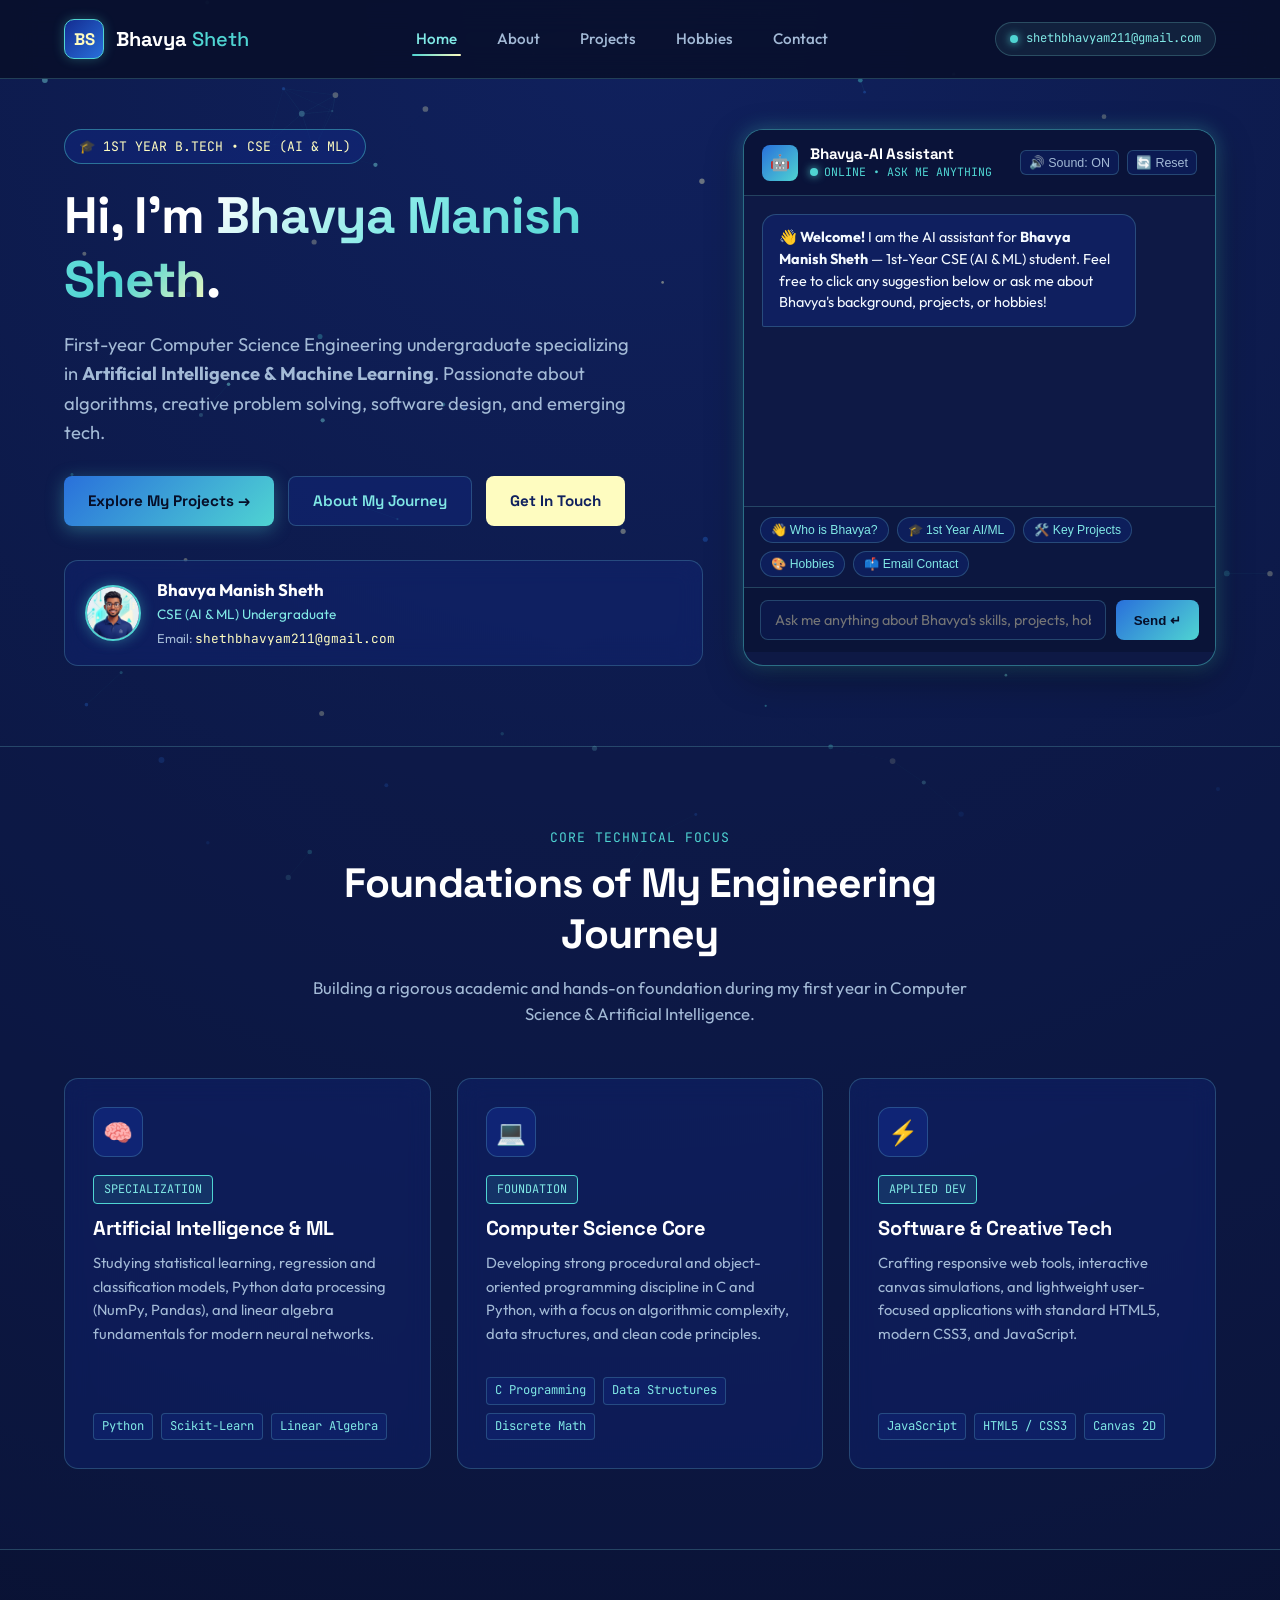
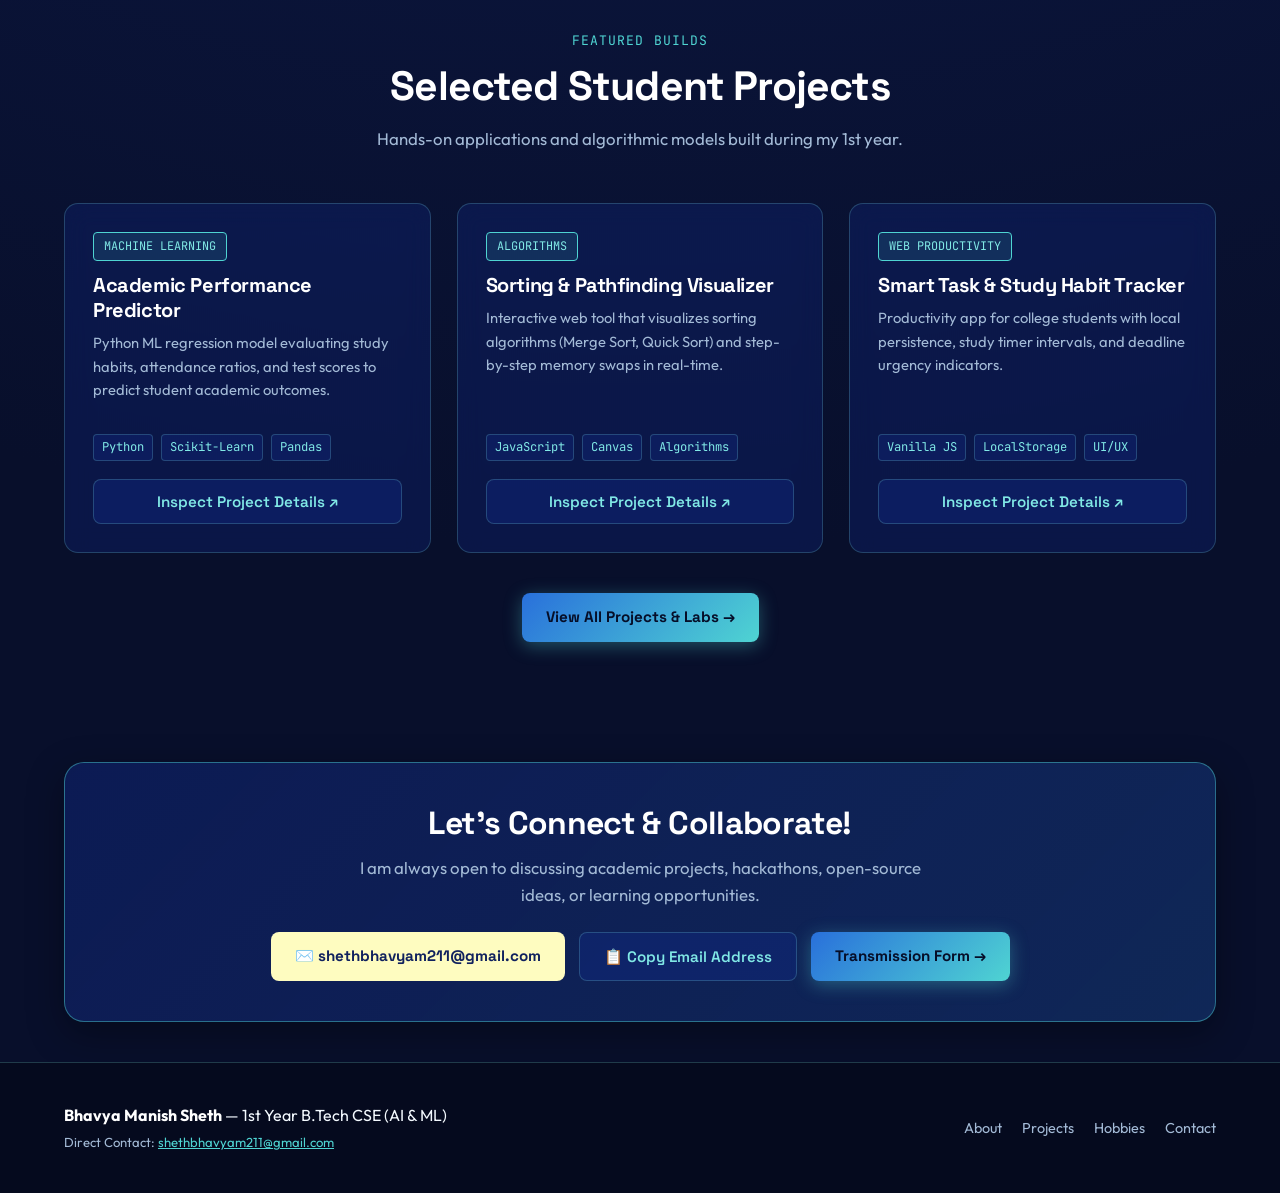
<file: index.html>
<!DOCTYPE html>
<html lang="en">
<head>
  <meta charset="UTF-8">
  <meta name="viewport" content="width=device-width, initial-scale=1.0">
  <title>Bhavya Manish Sheth | 1st Year CSE (AI & ML) Portfolio</title>
  <meta name="description" content="Portfolio of Bhavya Manish Sheth, a 1st-Year Computer Science and Engineering student specializing in AI & Machine Learning.">

  <!-- Typography -->
  <link rel="preconnect" href="https://fonts.googleapis.com">
  <link rel="preconnect" href="https://fonts.gstatic.com" crossorigin>
  <link href="https://fonts.googleapis.com/css2?family=JetBrains+Mono:wght@400;600&family=Outfit:wght@300;400;500;600;700&family=Space+Grotesk:wght@500;700;800&display=swap" rel="stylesheet">

  <link rel="stylesheet" href="assets/css/style.css">
</head>
<body>

  <!-- Ambient Dynamic Particle Background with Custom Swatch Palette -->
  <canvas id="ambient-canvas"></canvas>

  <!-- Site Header & Navigation -->
  <header class="site-header">
    <div class="container nav-container">
      <a href="index.html" class="brand-logo" id="brand-logo">
        <div class="brand-initials">BS</div>
        <div>
          <span style="font-weight: 800;">Bhavya</span>
          <span style="color: var(--c-teal); font-weight: 500;"> Sheth</span>
        </div>
      </a>

      <ul class="nav-menu" id="navMenu">
        <li><a href="index.html" class="nav-link active">Home</a></li>
        <li><a href="about.html" class="nav-link">About</a></li>
        <li><a href="projects.html" class="nav-link">Projects</a></li>
        <li><a href="hobbies.html" class="nav-link">Hobbies</a></li>
        <li><a href="contact.html" class="nav-link">Contact</a></li>
      </ul>

      <div class="nav-right-action">
        <a href="mailto:shethbhavyam211@gmail.com" class="status-badge" style="text-decoration: none;">
          <span class="status-dot"></span>
          <span>shethbhavyam211@gmail.com</span>
        </a>
        <button class="mobile-toggle" id="mobileToggle" aria-label="Toggle Navigation">☰</button>
      </div>
    </div>
  </header>

  <!-- Hero Section with Immediate Frontline Chatbot -->
  <section class="hero-section">
    <div class="container">
      <div class="hero-grid">
        
        <!-- Left: Introduction -->
        <div class="hero-left">
          <div class="hero-badge">
            <span>🎓 1ST YEAR B.TECH • CSE (AI & ML)</span>
          </div>

          <h1 class="hero-title">
            Hi, I'm <span class="text-gradient">Bhavya Manish Sheth</span>.
          </h1>

          <p class="hero-subtitle">
            First-year Computer Science Engineering undergraduate specializing in <strong>Artificial Intelligence & Machine Learning</strong>. Passionate about algorithms, creative problem solving, software design, and emerging tech.
          </p>

          <div class="hero-ctas">
            <a href="projects.html" class="btn btn-primary" id="cta-view-projects">
              <span>Explore My Projects →</span>
            </a>
            <a href="about.html" class="btn btn-secondary" id="cta-about-me">
              <span>About My Journey</span>
            </a>
            <a href="contact.html" class="btn btn-cream" id="cta-contact">
              <span>Get In Touch</span>
            </a>
          </div>

          <!-- Quick Profile Card with Avatar -->
          <div class="hero-quick-profile">
            <img src="assets/images/bhavya_avatar.jpg" alt="Bhavya Manish Sheth Avatar" class="hero-avatar-img">
            <div>
              <div style="font-weight: 700; color: #fff; font-size: 1.05rem;">Bhavya Manish Sheth</div>
              <div style="font-size: 0.85rem; color: var(--c-mint);">CSE (AI & ML) Undergraduate</div>
              <div style="font-size: 0.8rem; color: var(--text-muted); margin-top: 2px;">
                Email: <span class="mono" style="color: var(--c-cream);">shethbhavyam211@gmail.com</span>
              </div>
            </div>
          </div>
        </div>

        <!-- Right: Integrated Portfolio AI Chatbot -->
        <div class="hero-chatbot-card" id="heroChatbot">
          <div class="chatbot-header">
            <div class="chatbot-title-group">
              <div class="bot-avatar">🤖</div>
              <div class="bot-info">
                <h3>Bhavya-AI Assistant</h3>
                <div class="bot-status">
                  <span class="status-dot"></span>
                  <span>ONLINE • ASK ME ANYTHING</span>
                </div>
              </div>
            </div>
            <div class="chatbot-actions">
              <button id="audioToggleBtn" class="btn-mini" title="Toggle audio feedback">🔊 Sound: ON</button>
              <button id="resetChatBtn" class="btn-mini" title="Reset chat">🔄 Reset</button>
            </div>
          </div>

          <!-- Dynamic Chat Message Stream -->
          <div class="chatbot-messages" id="chatMessages"></div>

          <!-- Suggestion Chips -->
          <div class="chat-quick-chips">
            <button class="chip" data-prompt="Who is Bhavya Manish Sheth?">👋 Who is Bhavya?</button>
            <button class="chip" data-prompt="What are you studying in 1st year CSE (AI & ML)?">🎓 1st Year AI/ML</button>
            <button class="chip" data-prompt="Show me your top technical projects">🛠️ Key Projects</button>
            <button class="chip" data-prompt="What are Bhavya's hobbies and creative passions?">🎨 Hobbies</button>
            <button class="chip" data-prompt="How can I contact Bhavya?">📫 Email Contact</button>
          </div>

          <!-- Chat Input -->
          <form class="chatbot-input-row" id="chatForm">
            <input 
              type="text" 
              class="chat-input" 
              id="chatInput" 
              placeholder="Ask me anything about Bhavya's skills, projects, hobbies..." 
              autocomplete="off"
            />
            <button type="submit" class="chat-send-btn" id="chatSendBtn">
              <span>Send ↵</span>
            </button>
          </form>
        </div>

      </div>
    </div>
  </section>

  <!-- Core Competencies & Academic Pillars -->
  <section style="background: rgba(14, 25, 69, 0.45); border-top: 1px solid var(--border-subtle); border-bottom: 1px solid var(--border-subtle);">
    <div class="container">
      <div class="section-header">
        <span class="section-tag">Core Technical Focus</span>
        <h2 class="section-title">Foundations of My Engineering Journey</h2>
        <p class="section-desc">
          Building a rigorous academic and hands-on foundation during my first year in Computer Science & Artificial Intelligence.
        </p>
      </div>

      <div class="cards-grid">
        
        <!-- Pillar 1 -->
        <div class="glass-card">
          <div class="card-icon">🧠</div>
          <span class="card-badge">SPECIALIZATION</span>
          <h3 style="font-size: 1.25rem; margin-bottom: 10px;">Artificial Intelligence & ML</h3>
          <p style="color: var(--text-muted); font-size: 0.92rem; margin-bottom: 16px;">
            Studying statistical learning, regression and classification models, Python data processing (NumPy, Pandas), and linear algebra fundamentals for modern neural networks.
          </p>
          <div class="tag-list">
            <span class="tech-tag">Python</span>
            <span class="tech-tag">Scikit-Learn</span>
            <span class="tech-tag">Linear Algebra</span>
          </div>
        </div>

        <!-- Pillar 2 -->
        <div class="glass-card">
          <div class="card-icon">💻</div>
          <span class="card-badge">FOUNDATION</span>
          <h3 style="font-size: 1.25rem; margin-bottom: 10px;">Computer Science Core</h3>
          <p style="color: var(--text-muted); font-size: 0.92rem; margin-bottom: 16px;">
            Developing strong procedural and object-oriented programming discipline in C and Python, with a focus on algorithmic complexity, data structures, and clean code principles.
          </p>
          <div class="tag-list">
            <span class="tech-tag">C Programming</span>
            <span class="tech-tag">Data Structures</span>
            <span class="tech-tag">Discrete Math</span>
          </div>
        </div>

        <!-- Pillar 3 -->
        <div class="glass-card">
          <div class="card-icon">⚡</div>
          <span class="card-badge">APPLIED DEV</span>
          <h3 style="font-size: 1.25rem; margin-bottom: 10px;">Software & Creative Tech</h3>
          <p style="color: var(--text-muted); font-size: 0.92rem; margin-bottom: 16px;">
            Crafting responsive web tools, interactive canvas simulations, and lightweight user-focused applications with standard HTML5, modern CSS3, and JavaScript.
          </p>
          <div class="tag-list">
            <span class="tech-tag">JavaScript</span>
            <span class="tech-tag">HTML5 / CSS3</span>
            <span class="tech-tag">Canvas 2D</span>
          </div>
        </div>

      </div>
    </div>
  </section>

  <!-- Featured Projects Preview -->
  <section>
    <div class="container">
      <div class="section-header">
        <span class="section-tag">Featured Builds</span>
        <h2 class="section-title">Selected Student Projects</h2>
        <p class="section-desc">Hands-on applications and algorithmic models built during my 1st year.</p>
      </div>

      <div class="cards-grid">
        
        <!-- Project 1 -->
        <div class="glass-card">
          <span class="card-badge">MACHINE LEARNING</span>
          <h3 style="font-size: 1.25rem; margin-bottom: 8px;">Academic Performance Predictor</h3>
          <p style="color: var(--text-muted); font-size: 0.92rem; margin-bottom: 16px;">
            Python ML regression model evaluating study habits, attendance ratios, and test scores to predict student academic outcomes.
          </p>
          <div class="tag-list" style="margin-bottom: 18px;">
            <span class="tech-tag">Python</span>
            <span class="tech-tag">Scikit-Learn</span>
            <span class="tech-tag">Pandas</span>
          </div>
          <button class="btn btn-secondary btn-open-modal" data-project="grade-predictor" style="width: 100%;">
            <span>Inspect Project Details ↗</span>
          </button>
        </div>

        <!-- Project 2 -->
        <div class="glass-card">
          <span class="card-badge">ALGORITHMS</span>
          <h3 style="font-size: 1.25rem; margin-bottom: 8px;">Sorting & Pathfinding Visualizer</h3>
          <p style="color: var(--text-muted); font-size: 0.92rem; margin-bottom: 16px;">
            Interactive web tool that visualizes sorting algorithms (Merge Sort, Quick Sort) and step-by-step memory swaps in real-time.
          </p>
          <div class="tag-list" style="margin-bottom: 18px;">
            <span class="tech-tag">JavaScript</span>
            <span class="tech-tag">Canvas</span>
            <span class="tech-tag">Algorithms</span>
          </div>
          <button class="btn btn-secondary btn-open-modal" data-project="algo-visualizer" style="width: 100%;">
            <span>Inspect Project Details ↗</span>
          </button>
        </div>

        <!-- Project 3 -->
        <div class="glass-card">
          <span class="card-badge">WEB PRODUCTIVITY</span>
          <h3 style="font-size: 1.25rem; margin-bottom: 8px;">Smart Task & Study Habit Tracker</h3>
          <p style="color: var(--text-muted); font-size: 0.92rem; margin-bottom: 16px;">
            Productivity app for college students with local persistence, study timer intervals, and deadline urgency indicators.
          </p>
          <div class="tag-list" style="margin-bottom: 18px;">
            <span class="tech-tag">Vanilla JS</span>
            <span class="tech-tag">LocalStorage</span>
            <span class="tech-tag">UI/UX</span>
          </div>
          <button class="btn btn-secondary btn-open-modal" data-project="task-tracker" style="width: 100%;">
            <span>Inspect Project Details ↗</span>
          </button>
        </div>

      </div>

      <div style="text-align: center; margin-top: 40px;">
        <a href="projects.html" class="btn btn-primary">
          <span>View All Projects & Labs →</span>
        </a>
      </div>
    </div>
  </section>

  <!-- Connect Callout Banner -->
  <section style="padding: 40px 0;">
    <div class="container">
      <div style="background: linear-gradient(135deg, rgba(19, 44, 145, 0.4), rgba(41, 112, 219, 0.25)); border: 1px solid var(--border-accent); border-radius: var(--radius-lg); padding: 40px; text-align: center; box-shadow: var(--shadow-card);">
        <h2 style="font-size: 2rem; margin-bottom: 12px;">Let's Connect & Collaborate!</h2>
        <p style="color: var(--text-muted); max-width: 600px; margin: 0 auto 24px auto; font-size: 1.05rem;">
          I am always open to discussing academic projects, hackathons, open-source ideas, or learning opportunities.
        </p>
        <div style="display: flex; justify-content: center; gap: 14px; flex-wrap: wrap;">
          <a href="mailto:shethbhavyam211@gmail.com" class="btn btn-cream">
            <span>✉️ shethbhavyam211@gmail.com</span>
          </a>
          <button class="btn btn-secondary btn-copy-email">
            <span>📋 Copy Email Address</span>
          </button>
          <a href="contact.html" class="btn btn-primary">
            <span>Transmission Form →</span>
          </a>
        </div>
      </div>
    </div>
  </section>

  <!-- Self-Contained Project Detail Modal -->
  <div class="modal-overlay" id="projectModal">
    <div class="modal-content">
      <button class="modal-close" id="modalClose" aria-label="Close modal">✕</button>
      <span class="card-badge" id="modalBadge">PROJECT</span>
      <h3 style="font-size: 1.5rem; margin-bottom: 12px;" id="modalTitle">Project Title</h3>
      <p style="color: var(--text-muted); font-size: 0.95rem; margin-bottom: 20px;" id="modalDescription">Description</p>
      
      <div style="margin-bottom: 20px;">
        <h4 style="font-size: 0.95rem; color: var(--c-cream); margin-bottom: 8px;">Key Implementation Highlights:</h4>
        <ul id="modalHighlights" style="padding-left: 20px; font-size: 0.9rem;"></ul>
      </div>

      <div>
        <h4 style="font-size: 0.95rem; color: var(--c-mint); margin-bottom: 8px;">Technologies Applied:</h4>
        <div class="tag-list" id="modalTechStack"></div>
      </div>
    </div>
  </div>

  <!-- Site Footer -->
  <footer class="site-footer">
    <div class="container footer-content">
      <div class="footer-text">
        <strong style="color: #fff;">Bhavya Manish Sheth</strong> — 1st Year B.Tech CSE (AI & ML)
        <div style="font-size: 0.82rem; color: var(--text-muted); margin-top: 4px;">
          Direct Contact: <a href="mailto:shethbhavyam211@gmail.com" style="color: var(--c-teal);">shethbhavyam211@gmail.com</a>
        </div>
      </div>
      <ul class="footer-links">
        <li><a href="about.html">About</a></li>
        <li><a href="projects.html">Projects</a></li>
        <li><a href="hobbies.html">Hobbies</a></li>
        <li><a href="contact.html">Contact</a></li>
      </ul>
    </div>
  </footer>

  <!-- Scripts -->
  <script src="assets/js/ambient.js"></script>
  <script src="assets/js/chatbot.js"></script>
  <script src="assets/js/main.js"></script>
</body>
</html>
</file>
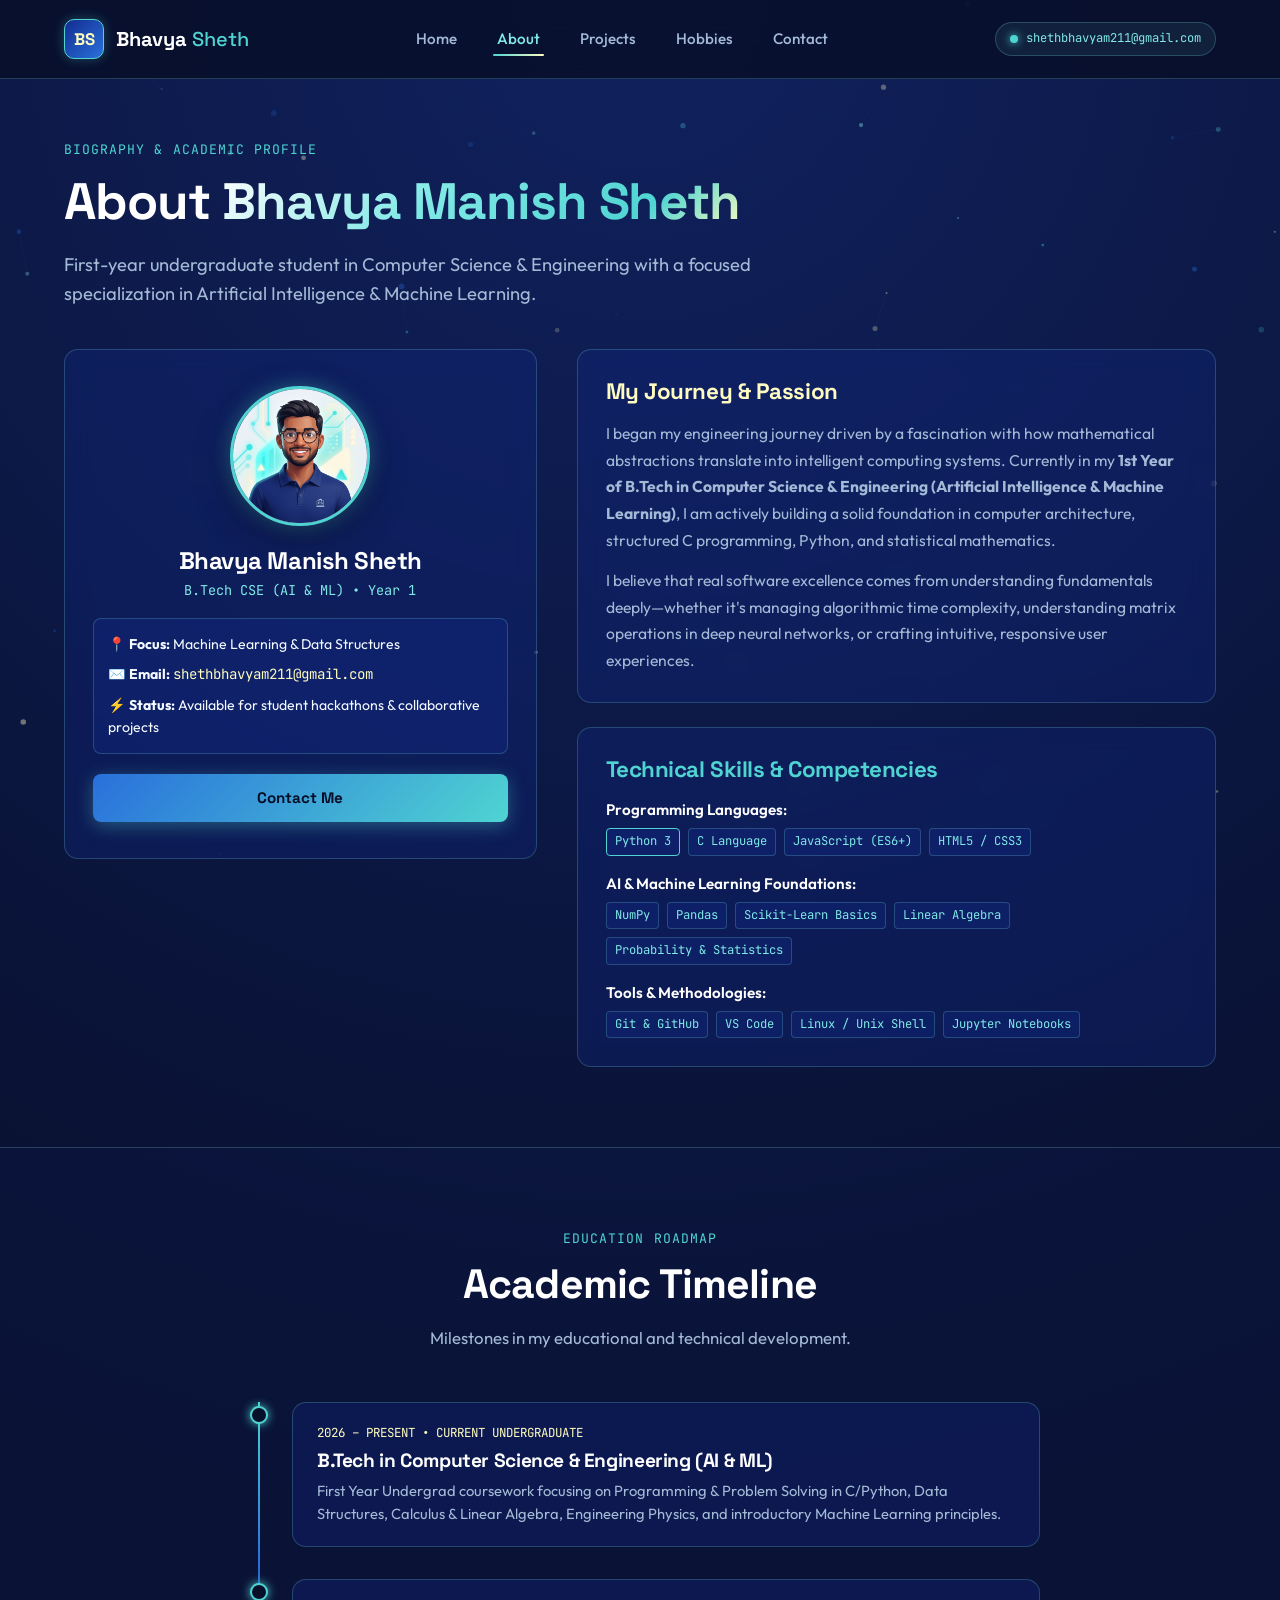
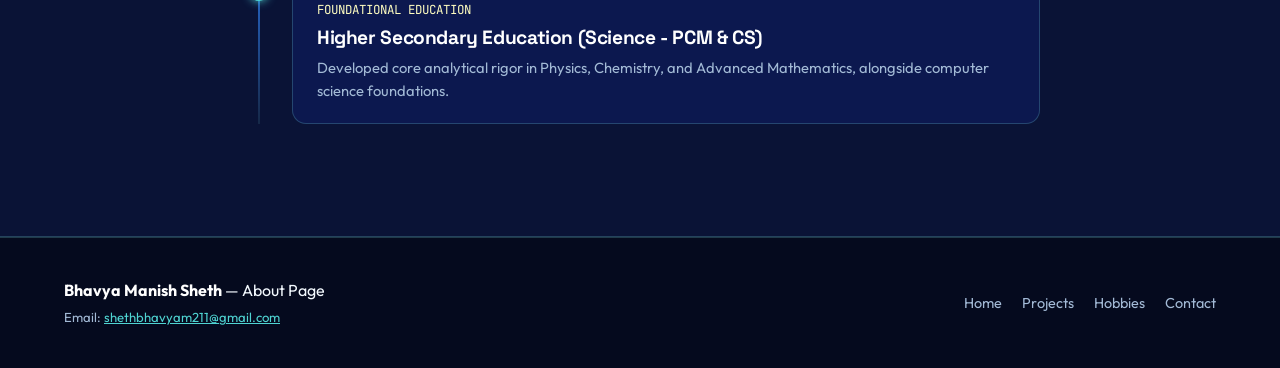
<file: about.html>
<!DOCTYPE html>
<html lang="en">
<head>
  <meta charset="UTF-8">
  <meta name="viewport" content="width=device-width, initial-scale=1.0">
  <title>About Bhavya Manish Sheth | 1st Year CSE (AI & ML)</title>
  <meta name="description" content="Learn more about Bhavya Manish Sheth, his academic background in CSE (AI & ML), technical skills, and engineering aspirations.">

  <!-- Typography -->
  <link rel="preconnect" href="https://fonts.googleapis.com">
  <link rel="preconnect" href="https://fonts.gstatic.com" crossorigin>
  <link href="https://fonts.googleapis.com/css2?family=JetBrains+Mono:wght@400;600&family=Outfit:wght@300;400;500;600;700&family=Space+Grotesk:wght@500;700;800&display=swap" rel="stylesheet">

  <link rel="stylesheet" href="assets/css/style.css">
</head>
<body>

  <!-- Ambient Dynamic Particle Background -->
  <canvas id="ambient-canvas"></canvas>

  <!-- Site Header -->
  <header class="site-header">
    <div class="container nav-container">
      <a href="index.html" class="brand-logo">
        <div class="brand-initials">BS</div>
        <div>
          <span style="font-weight: 800;">Bhavya</span>
          <span style="color: var(--c-teal); font-weight: 500;"> Sheth</span>
        </div>
      </a>

      <ul class="nav-menu" id="navMenu">
        <li><a href="index.html" class="nav-link">Home</a></li>
        <li><a href="about.html" class="nav-link active">About</a></li>
        <li><a href="projects.html" class="nav-link">Projects</a></li>
        <li><a href="hobbies.html" class="nav-link">Hobbies</a></li>
        <li><a href="contact.html" class="nav-link">Contact</a></li>
      </ul>

      <div class="nav-right-action">
        <a href="mailto:shethbhavyam211@gmail.com" class="status-badge" style="text-decoration: none;">
          <span class="status-dot"></span>
          <span>shethbhavyam211@gmail.com</span>
        </a>
        <button class="mobile-toggle" id="mobileToggle" aria-label="Toggle Navigation">☰</button>
      </div>
    </div>
  </header>

  <!-- Page Header -->
  <section style="padding: 60px 0 30px 0;">
    <div class="container">
      <span class="section-tag">BIOGRAPHY & ACADEMIC PROFILE</span>
      <h1 style="font-size: clamp(2.4rem, 4vw, 3.4rem); margin-bottom: 16px;">
        About <span class="text-gradient">Bhavya Manish Sheth</span>
      </h1>
      <p style="color: var(--text-muted); font-size: 1.15rem; max-width: 780px;">
        First-year undergraduate student in Computer Science & Engineering with a focused specialization in Artificial Intelligence & Machine Learning.
      </p>
    </div>
  </section>

  <!-- Personal Story & Mission -->
  <section style="padding-top: 10px;">
    <div class="container">
      <div style="display: grid; grid-template-columns: 0.85fr 1.15fr; gap: 40px; align-items: start;">
        
        <!-- Profile Card -->
        <div class="glass-card" style="text-align: center; padding: 36px 28px;">
          <img src="assets/images/bhavya_avatar.jpg" alt="Bhavya Manish Sheth" style="width: 140px; height: 140px; border-radius: 50%; border: 3px solid var(--c-teal); margin: 0 auto 20px auto; object-fit: cover; box-shadow: var(--shadow-card), 0 0 20px rgba(79, 212, 210, 0.4);">
          <h2 style="font-size: 1.5rem; margin-bottom: 4px;">Bhavya Manish Sheth</h2>
          <div style="color: var(--c-mint); font-family: var(--font-mono); font-size: 0.85rem; margin-bottom: 16px;">B.Tech CSE (AI & ML) • Year 1</div>
          
          <div style="background: rgba(19, 44, 145, 0.3); border: 1px solid var(--border-subtle); border-radius: var(--radius-sm); padding: 14px; text-align: left; font-size: 0.88rem; margin-bottom: 20px;">
            <div style="margin-bottom: 8px;">📍 <strong>Focus:</strong> Machine Learning & Data Structures</div>
            <div style="margin-bottom: 8px;">✉️ <strong>Email:</strong> <span class="mono" style="color: var(--c-cream);">shethbhavyam211@gmail.com</span></div>
            <div>⚡ <strong>Status:</strong> Available for student hackathons & collaborative projects</div>
          </div>

          <div style="display: flex; gap: 10px; justify-content: center;">
            <a href="contact.html" class="btn btn-primary" style="width: 100%;">Contact Me</a>
          </div>
        </div>

        <!-- Narrative Content -->
        <div style="display: flex; flex-direction: column; gap: 24px;">
          
          <div class="glass-card">
            <h3 style="font-size: 1.4rem; color: var(--c-cream); margin-bottom: 14px;">My Journey & Passion</h3>
            <p style="color: var(--text-muted); font-size: 0.98rem; margin-bottom: 14px; line-height: 1.7;">
              I began my engineering journey driven by a fascination with how mathematical abstractions translate into intelligent computing systems. Currently in my <strong>1st Year of B.Tech in Computer Science & Engineering (Artificial Intelligence & Machine Learning)</strong>, I am actively building a solid foundation in computer architecture, structured C programming, Python, and statistical mathematics.
            </p>
            <p style="color: var(--text-muted); font-size: 0.98rem; line-height: 1.7;">
              I believe that real software excellence comes from understanding fundamentals deeply—whether it's managing algorithmic time complexity, understanding matrix operations in deep neural networks, or crafting intuitive, responsive user experiences.
            </p>
          </div>

          <!-- Technical Toolkit -->
          <div class="glass-card">
            <h3 style="font-size: 1.4rem; color: var(--c-teal); margin-bottom: 14px;">Technical Skills & Competencies</h3>
            
            <div style="display: flex; flex-direction: column; gap: 16px;">
              <div>
                <div style="font-weight: 600; font-size: 0.95rem; margin-bottom: 6px; color: #fff;">Programming Languages:</div>
                <div class="tag-list" style="margin-top: 0; padding-top: 0;">
                  <span class="tech-tag" style="border-color: var(--c-teal);">Python 3</span>
                  <span class="tech-tag">C Language</span>
                  <span class="tech-tag">JavaScript (ES6+)</span>
                  <span class="tech-tag">HTML5 / CSS3</span>
                </div>
              </div>

              <div>
                <div style="font-weight: 600; font-size: 0.95rem; margin-bottom: 6px; color: #fff;">AI & Machine Learning Foundations:</div>
                <div class="tag-list" style="margin-top: 0; padding-top: 0;">
                  <span class="tech-tag">NumPy</span>
                  <span class="tech-tag">Pandas</span>
                  <span class="tech-tag">Scikit-Learn Basics</span>
                  <span class="tech-tag">Linear Algebra</span>
                  <span class="tech-tag">Probability & Statistics</span>
                </div>
              </div>

              <div>
                <div style="font-weight: 600; font-size: 0.95rem; margin-bottom: 6px; color: #fff;">Tools & Methodologies:</div>
                <div class="tag-list" style="margin-top: 0; padding-top: 0;">
                  <span class="tech-tag">Git & GitHub</span>
                  <span class="tech-tag">VS Code</span>
                  <span class="tech-tag">Linux / Unix Shell</span>
                  <span class="tech-tag">Jupyter Notebooks</span>
                </div>
              </div>
            </div>
          </div>

        </div>

      </div>
    </div>
  </section>

  <!-- Academic Timeline -->
  <section style="background: rgba(14, 25, 69, 0.45); border-top: 1px solid var(--border-subtle); border-bottom: 1px solid var(--border-subtle);">
    <div class="container">
      <div class="section-header">
        <span class="section-tag">Education Roadmap</span>
        <h2 class="section-title">Academic Timeline</h2>
        <p class="section-desc">Milestones in my educational and technical development.</p>
      </div>

      <div class="timeline">
        
        <div class="timeline-item">
          <div class="timeline-dot"></div>
          <div class="timeline-content">
            <div class="timeline-date">2026 – PRESENT • CURRENT UNDERGRADUATE</div>
            <h3 style="font-size: 1.2rem; margin-bottom: 6px;">B.Tech in Computer Science & Engineering (AI & ML)</h3>
            <p style="color: var(--text-muted); font-size: 0.92rem;">
              First Year Undergrad coursework focusing on Programming & Problem Solving in C/Python, Data Structures, Calculus & Linear Algebra, Engineering Physics, and introductory Machine Learning principles.
            </p>
          </div>
        </div>

        <div class="timeline-item">
          <div class="timeline-dot"></div>
          <div class="timeline-content">
            <div class="timeline-date">FOUNDATIONAL EDUCATION</div>
            <h3 style="font-size: 1.2rem; margin-bottom: 6px;">Higher Secondary Education (Science - PCM & CS)</h3>
            <p style="color: var(--text-muted); font-size: 0.92rem;">
              Developed core analytical rigor in Physics, Chemistry, and Advanced Mathematics, alongside computer science foundations.
            </p>
          </div>
        </div>

      </div>
    </div>
  </section>

  <!-- Site Footer -->
  <footer class="site-footer">
    <div class="container footer-content">
      <div class="footer-text">
        <strong style="color: #fff;">Bhavya Manish Sheth</strong> — About Page
        <div style="font-size: 0.82rem; color: var(--text-muted); margin-top: 4px;">
          Email: <a href="mailto:shethbhavyam211@gmail.com" style="color: var(--c-teal);">shethbhavyam211@gmail.com</a>
        </div>
      </div>
      <ul class="footer-links">
        <li><a href="index.html">Home</a></li>
        <li><a href="projects.html">Projects</a></li>
        <li><a href="hobbies.html">Hobbies</a></li>
        <li><a href="contact.html">Contact</a></li>
      </ul>
    </div>
  </footer>

  <script src="assets/js/ambient.js"></script>
  <script src="assets/js/main.js"></script>
</body>
</html>
</file>
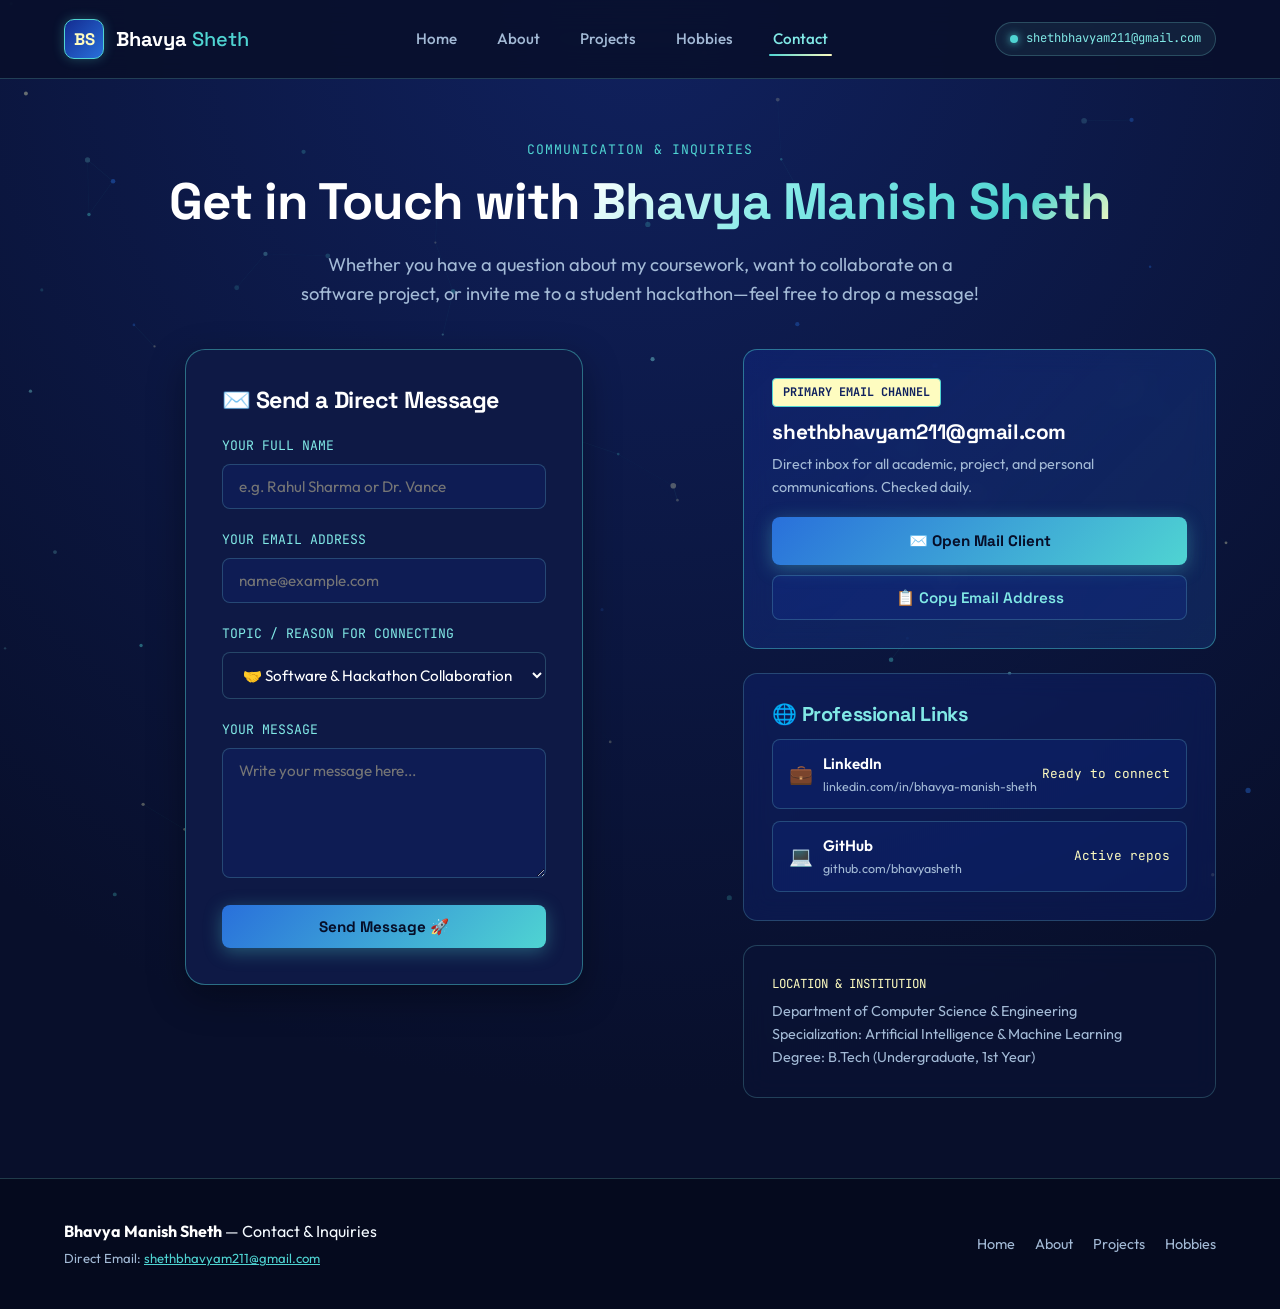
<file: contact.html>
<!DOCTYPE html>
<html lang="en">
<head>
  <meta charset="UTF-8">
  <meta name="viewport" content="width=device-width, initial-scale=1.0">
  <title>Contact Bhavya Manish Sheth | Get In Touch</title>
  <meta name="description" content="Get in touch with Bhavya Manish Sheth, 1st Year B.Tech CSE (AI & ML) student. Email: shethbhavyam211@gmail.com.">

  <!-- Typography -->
  <link rel="preconnect" href="https://fonts.googleapis.com">
  <link rel="preconnect" href="https://fonts.gstatic.com" crossorigin>
  <link href="https://fonts.googleapis.com/css2?family=JetBrains+Mono:wght@400;600&family=Outfit:wght@300;400;500;600;700&family=Space+Grotesk:wght@500;700;800&display=swap" rel="stylesheet">

  <link rel="stylesheet" href="assets/css/style.css">
</head>
<body>

  <!-- Ambient Dynamic Particle Background -->
  <canvas id="ambient-canvas"></canvas>

  <!-- Site Header -->
  <header class="site-header">
    <div class="container nav-container">
      <a href="index.html" class="brand-logo">
        <div class="brand-initials">BS</div>
        <div>
          <span style="font-weight: 800;">Bhavya</span>
          <span style="color: var(--c-teal); font-weight: 500;"> Sheth</span>
        </div>
      </a>

      <ul class="nav-menu" id="navMenu">
        <li><a href="index.html" class="nav-link">Home</a></li>
        <li><a href="about.html" class="nav-link">About</a></li>
        <li><a href="projects.html" class="nav-link">Projects</a></li>
        <li><a href="hobbies.html" class="nav-link">Hobbies</a></li>
        <li><a href="contact.html" class="nav-link active">Contact</a></li>
      </ul>

      <div class="nav-right-action">
        <a href="mailto:shethbhavyam211@gmail.com" class="status-badge" style="text-decoration: none;">
          <span class="status-dot"></span>
          <span>shethbhavyam211@gmail.com</span>
        </a>
        <button class="mobile-toggle" id="mobileToggle" aria-label="Toggle Navigation">☰</button>
      </div>
    </div>
  </header>

  <!-- Page Header -->
  <section style="padding: 60px 0 30px 0;">
    <div class="container" style="text-align: center;">
      <span class="section-tag">COMMUNICATION & INQUIRIES</span>
      <h1 style="font-size: clamp(2.4rem, 4vw, 3.4rem); margin-bottom: 16px;">
        Get in Touch with <span class="text-gradient">Bhavya Manish Sheth</span>
      </h1>
      <p style="color: var(--text-muted); font-size: 1.15rem; max-width: 680px; margin: 0 auto;">
        Whether you have a question about my coursework, want to collaborate on a software project, or invite me to a student hackathon—feel free to drop a message!
      </p>
    </div>
  </section>

  <!-- Contact Portal & Direct Cards -->
  <section style="padding-top: 10px;">
    <div class="container">
      
      <div style="display: grid; grid-template-columns: 1.15fr 0.85fr; gap: 40px; align-items: start;">
        
        <!-- Contact Form -->
        <div class="contact-container">
          <h2 style="font-size: 1.45rem; margin-bottom: 20px; display: flex; align-items: center; gap: 10px;">
            <span>✉️ Send a Direct Message</span>
          </h2>

          <form id="contactForm">
            <div class="form-group">
              <label class="form-label" for="contactName">YOUR FULL NAME</label>
              <input type="text" id="contactName" class="form-input" placeholder="e.g. Rahul Sharma or Dr. Vance" required>
            </div>

            <div class="form-group">
              <label class="form-label" for="contactEmail">YOUR EMAIL ADDRESS</label>
              <input type="email" id="contactEmail" class="form-input" placeholder="name@example.com" required>
            </div>

            <div class="form-group">
              <label class="form-label" for="contactSubject">TOPIC / REASON FOR CONNECTING</label>
              <select id="contactSubject" class="form-input" style="background: rgba(14, 25, 69, 0.95);">
                <option value="collaboration">🤝 Software & Hackathon Collaboration</option>
                <option value="project-inquiry">🧠 AI & Machine Learning Discussion</option>
                <option value="general-networking">💬 General Networking & Hello</option>
                <option value="mentorship">🎓 Academic Guidance / Mentorship</option>
              </select>
            </div>

            <div class="form-group">
              <label class="form-label" for="contactMessage">YOUR MESSAGE</label>
              <textarea id="contactMessage" class="form-textarea" placeholder="Write your message here..." required></textarea>
            </div>

            <button type="submit" class="btn btn-primary" id="btnSendMessage" style="width: 100%;">
              <span>Send Message 🚀</span>
            </button>
          </form>

          <!-- Confirmation Banner -->
          <div id="contactSuccessMsg" style="display: none; margin-top: 20px; padding: 16px; border-radius: var(--radius-sm); background: rgba(79, 212, 210, 0.12); border: 1px solid var(--c-teal); color: var(--c-cream); font-family: var(--font-mono); font-size: 0.88rem;">
            ✅ <strong>Message Received:</strong> Thank you for reaching out! Your message has been logged, and Bhavya will get back to you at your provided email promptly.
          </div>
        </div>

        <!-- Direct Connect Channels -->
        <div style="display: flex; flex-direction: column; gap: 24px;">
          
          <!-- Primary Email Card -->
          <div class="glass-card" style="border-color: var(--border-accent); background: linear-gradient(135deg, rgba(19, 44, 145, 0.4), rgba(41, 112, 219, 0.2));">
            <span class="card-badge" style="background: var(--c-cream); color: #10215e; font-weight: bold;">PRIMARY EMAIL CHANNEL</span>
            <h3 style="font-size: 1.3rem; margin-bottom: 8px; color: #fff;">shethbhavyam211@gmail.com</h3>
            <p style="color: var(--text-muted); font-size: 0.9rem; margin-bottom: 18px;">
              Direct inbox for all academic, project, and personal communications. Checked daily.
            </p>

            <div style="display: flex; flex-direction: column; gap: 10px;">
              <a href="mailto:shethbhavyam211@gmail.com" class="btn btn-primary" style="width: 100%;">
                <span>✉️ Open Mail Client</span>
              </a>
              <button class="btn btn-secondary btn-copy-email" style="width: 100%;">
                <span>📋 Copy Email Address</span>
              </button>
            </div>
          </div>

          <!-- Professional Profiles Card -->
          <div class="glass-card">
            <h3 style="font-size: 1.25rem; margin-bottom: 12px; color: var(--c-mint);">🌐 Professional Links</h3>
            
            <div style="display: flex; flex-direction: column; gap: 12px;">
              <div style="background: rgba(19, 44, 145, 0.25); border: 1px solid var(--border-subtle); border-radius: var(--radius-sm); padding: 12px 16px; display: flex; justify-content: space-between; align-items: center;">
                <div style="display: flex; align-items: center; gap: 10px;">
                  <span style="font-size: 1.2rem;">💼</span>
                  <div>
                    <div style="font-weight: 600; color: #fff; font-size: 0.95rem;">LinkedIn</div>
                    <div style="font-size: 0.78rem; color: var(--text-muted);">linkedin.com/in/bhavya-manish-sheth</div>
                  </div>
                </div>
                <span class="mono" style="color: var(--c-cream); font-size: 0.8rem;">Ready to connect</span>
              </div>

              <div style="background: rgba(19, 44, 145, 0.25); border: 1px solid var(--border-subtle); border-radius: var(--radius-sm); padding: 12px 16px; display: flex; justify-content: space-between; align-items: center;">
                <div style="display: flex; align-items: center; gap: 10px;">
                  <span style="font-size: 1.2rem;">💻</span>
                  <div>
                    <div style="font-weight: 600; color: #fff; font-size: 0.95rem;">GitHub</div>
                    <div style="font-size: 0.78rem; color: var(--text-muted);">github.com/bhavyasheth</div>
                  </div>
                </div>
                <span class="mono" style="color: var(--c-cream); font-size: 0.8rem;">Active repos</span>
              </div>
            </div>
          </div>

          <!-- Academic Affiliation -->
          <div class="glass-card" style="background: rgba(10, 20, 56, 0.5);">
            <div style="font-family: var(--font-mono); font-size: 0.78rem; color: var(--c-cream); margin-bottom: 6px;">LOCATION & INSTITUTION</div>
            <p style="color: var(--text-muted); font-size: 0.9rem; line-height: 1.6;">
              Department of Computer Science & Engineering<br>
              Specialization: Artificial Intelligence & Machine Learning<br>
              Degree: B.Tech (Undergraduate, 1st Year)
            </p>
          </div>

        </div>

      </div>

    </div>
  </section>

  <!-- Site Footer -->
  <footer class="site-footer">
    <div class="container footer-content">
      <div class="footer-text">
        <strong style="color: #fff;">Bhavya Manish Sheth</strong> — Contact & Inquiries
        <div style="font-size: 0.82rem; color: var(--text-muted); margin-top: 4px;">
          Direct Email: <a href="mailto:shethbhavyam211@gmail.com" style="color: var(--c-teal);">shethbhavyam211@gmail.com</a>
        </div>
      </div>
      <ul class="footer-links">
        <li><a href="index.html">Home</a></li>
        <li><a href="about.html">About</a></li>
        <li><a href="projects.html">Projects</a></li>
        <li><a href="hobbies.html">Hobbies</a></li>
      </ul>
    </div>
  </footer>

  <script src="assets/js/ambient.js"></script>
  <script src="assets/js/main.js"></script>
  <script>
    const form = document.getElementById('contactForm');
    const successMsg = document.getElementById('contactSuccessMsg');
    if (form && successMsg) {
      form.addEventListener('submit', (e) => {
        e.preventDefault();
        successMsg.style.display = 'block';
        form.reset();
        successMsg.scrollIntoView({ behavior: 'smooth' });
      });
    }
  </script>
</body>
</html>
</file>
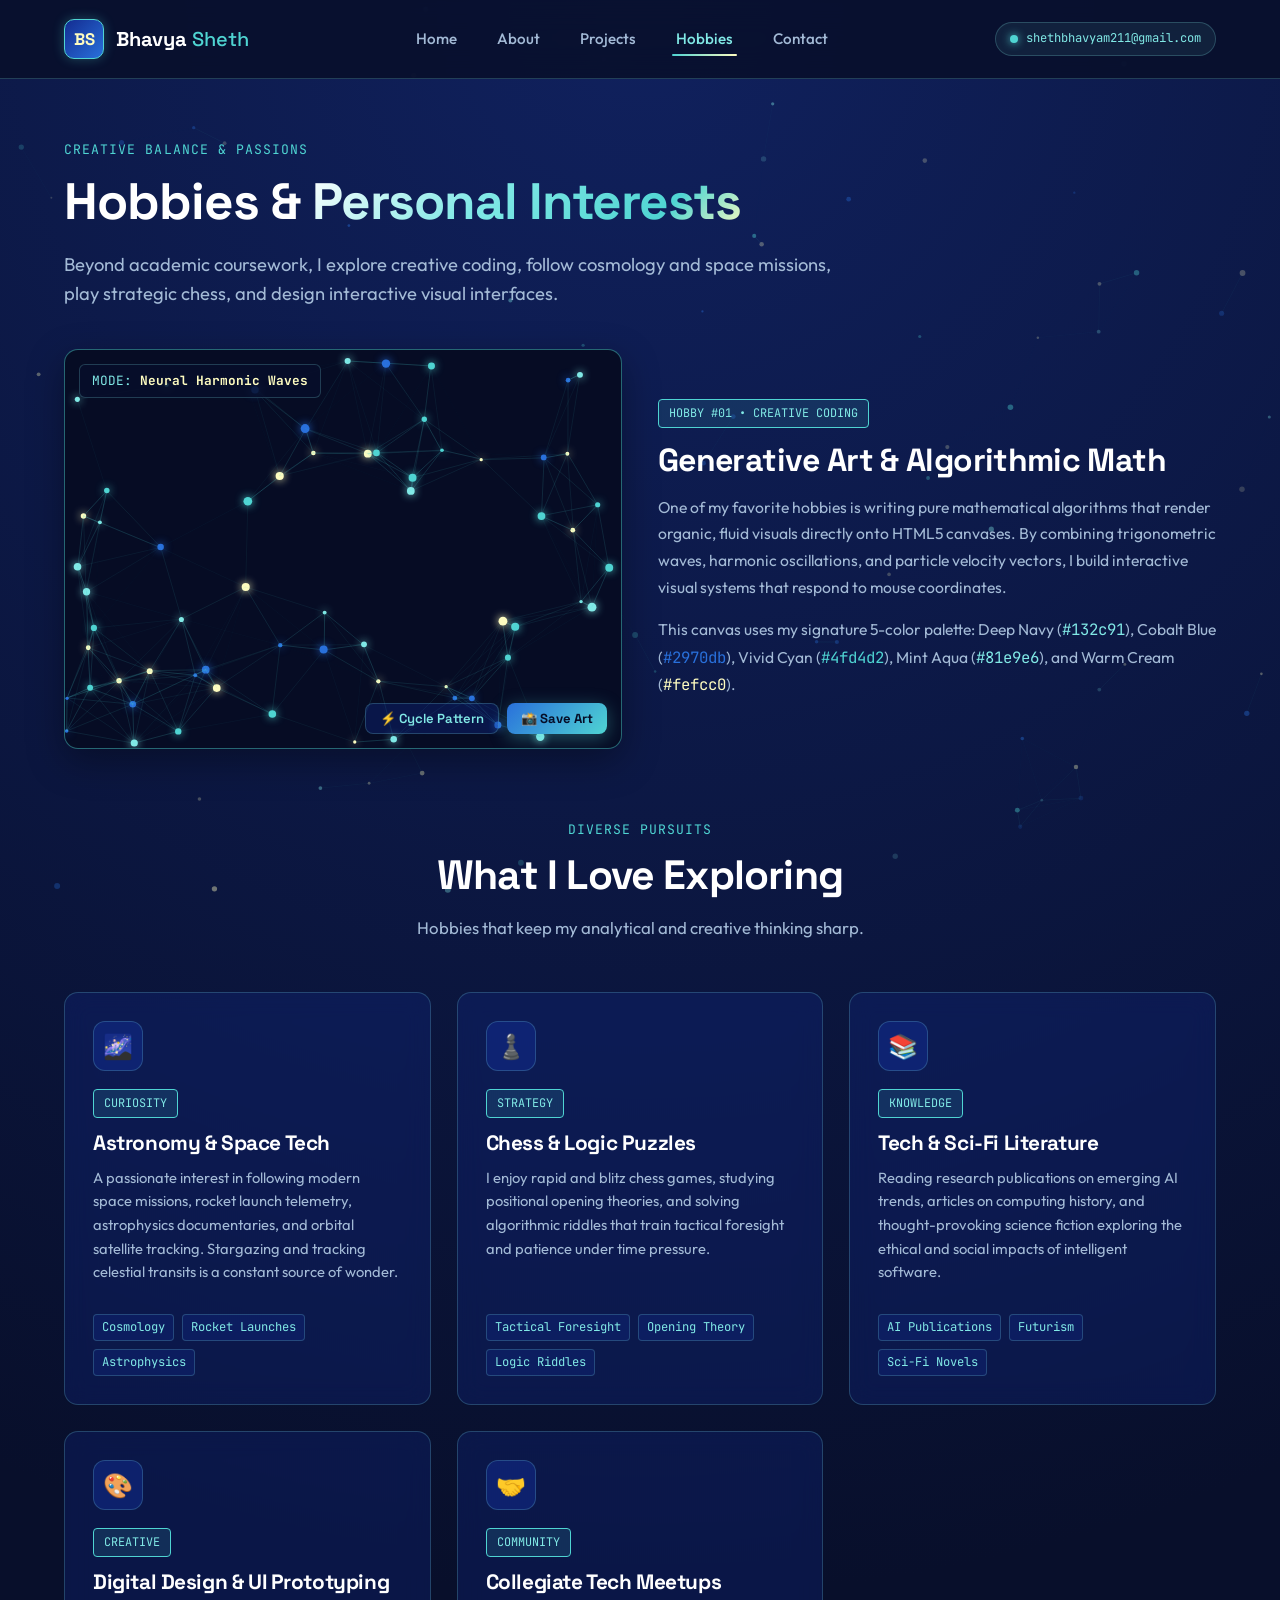
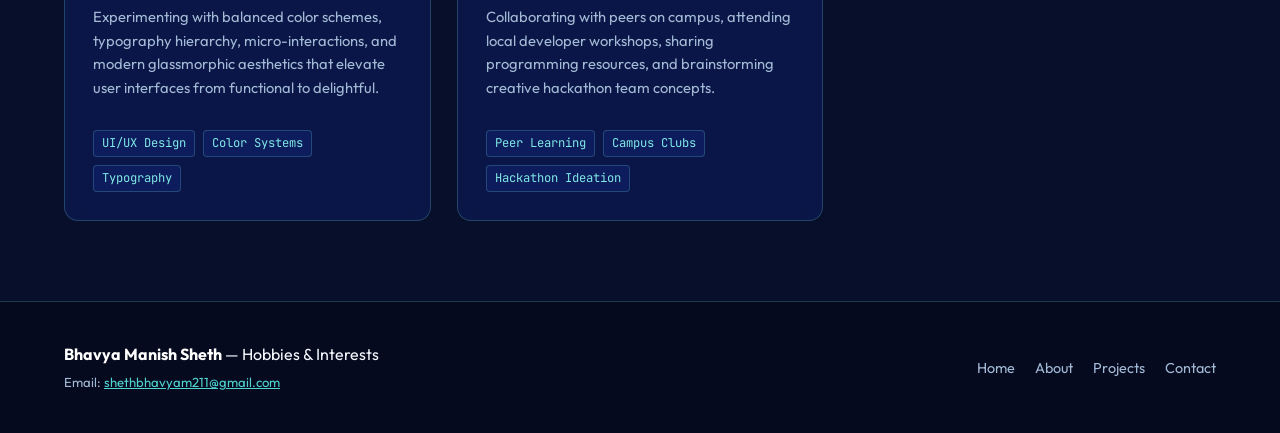
<file: hobbies.html>
<!DOCTYPE html>
<html lang="en">
<head>
  <meta charset="UTF-8">
  <meta name="viewport" content="width=device-width, initial-scale=1.0">
  <title>Hobbies & Interests | Bhavya Manish Sheth</title>
  <meta name="description" content="Discover Bhavya Manish Sheth's hobbies, creative coding experiments, astronomy interests, and strategic passions.">

  <!-- Typography -->
  <link rel="preconnect" href="https://fonts.googleapis.com">
  <link rel="preconnect" href="https://fonts.gstatic.com" crossorigin>
  <link href="https://fonts.googleapis.com/css2?family=JetBrains+Mono:wght@400;600&family=Outfit:wght@300;400;500;600;700&family=Space+Grotesk:wght@500;700;800&display=swap" rel="stylesheet">

  <link rel="stylesheet" href="assets/css/style.css">
</head>
<body>

  <!-- Ambient Dynamic Particle Background -->
  <canvas id="ambient-canvas"></canvas>

  <!-- Site Header -->
  <header class="site-header">
    <div class="container nav-container">
      <a href="index.html" class="brand-logo">
        <div class="brand-initials">BS</div>
        <div>
          <span style="font-weight: 800;">Bhavya</span>
          <span style="color: var(--c-teal); font-weight: 500;"> Sheth</span>
        </div>
      </a>

      <ul class="nav-menu" id="navMenu">
        <li><a href="index.html" class="nav-link">Home</a></li>
        <li><a href="about.html" class="nav-link">About</a></li>
        <li><a href="projects.html" class="nav-link">Projects</a></li>
        <li><a href="hobbies.html" class="nav-link active">Hobbies</a></li>
        <li><a href="contact.html" class="nav-link">Contact</a></li>
      </ul>

      <div class="nav-right-action">
        <a href="mailto:shethbhavyam211@gmail.com" class="status-badge" style="text-decoration: none;">
          <span class="status-dot"></span>
          <span>shethbhavyam211@gmail.com</span>
        </a>
        <button class="mobile-toggle" id="mobileToggle" aria-label="Toggle Navigation">☰</button>
      </div>
    </div>
  </header>

  <!-- Page Header -->
  <section style="padding: 60px 0 30px 0;">
    <div class="container">
      <span class="section-tag">CREATIVE BALANCE & PASSIONS</span>
      <h1 style="font-size: clamp(2.4rem, 4vw, 3.4rem); margin-bottom: 16px;">
        Hobbies & <span class="text-gradient">Personal Interests</span>
      </h1>
      <p style="color: var(--text-muted); font-size: 1.15rem; max-width: 780px;">
        Beyond academic coursework, I explore creative coding, follow cosmology and space missions, play strategic chess, and design interactive visual interfaces.
      </p>
    </div>
  </section>

  <!-- Interactive Creative Coding Studio -->
  <section style="padding-top: 10px;">
    <div class="container">
      
      <div style="display: grid; grid-template-columns: 1fr 1fr; gap: 36px; align-items: center; margin-bottom: 70px;">
        
        <!-- Live Canvas -->
        <div class="canvas-wrapper">
          <canvas id="hobbiesCanvas"></canvas>
          
          <div style="position: absolute; top: 14px; left: 14px; background: rgba(8, 15, 43, 0.85); border: 1px solid var(--border-subtle); padding: 6px 12px; border-radius: 6px; font-family: var(--font-mono); font-size: 0.8rem; color: var(--c-mint);">
            MODE: <span id="artModeLabel" style="color: var(--c-cream); font-weight: bold;">Neural Harmonic Waves</span>
          </div>

          <div style="position: absolute; bottom: 14px; right: 14px; display: flex; gap: 8px;">
            <button id="btnCycleArt" class="btn btn-secondary" style="padding: 6px 14px; font-size: 0.82rem;">
              ⚡ Cycle Pattern
            </button>
            <button id="btnCaptureArt" class="btn btn-primary" style="padding: 6px 14px; font-size: 0.82rem;">
              📸 Save Art
            </button>
          </div>
        </div>

        <!-- Hobby Description -->
        <div>
          <span class="card-badge">HOBBY #01 • CREATIVE CODING</span>
          <h2 style="font-size: 2rem; margin-bottom: 14px;">Generative Art & Algorithmic Math</h2>
          <p style="color: var(--text-muted); font-size: 0.98rem; margin-bottom: 16px; line-height: 1.7;">
            One of my favorite hobbies is writing pure mathematical algorithms that render organic, fluid visuals directly onto HTML5 canvases. By combining trigonometric waves, harmonic oscillations, and particle velocity vectors, I build interactive visual systems that respond to mouse coordinates.
          </p>
          <p style="color: var(--text-muted); font-size: 0.98rem; line-height: 1.7;">
            This canvas uses my signature 5-color palette: Deep Navy (<span class="mono" style="color: var(--c-mint);">#132c91</span>), Cobalt Blue (<span class="mono" style="color: var(--c-blue);">#2970db</span>), Vivid Cyan (<span class="mono" style="color: var(--c-teal);">#4fd4d2</span>), Mint Aqua (<span class="mono" style="color: var(--c-mint);">#81e9e6</span>), and Warm Cream (<span class="mono" style="color: var(--c-cream);">#fefcc0</span>).
          </p>
        </div>

      </div>

      <!-- Additional Hobbies Grid -->
      <div class="section-header">
        <span class="section-tag">Diverse Pursuits</span>
        <h2 class="section-title">What I Love Exploring</h2>
        <p class="section-desc">Hobbies that keep my analytical and creative thinking sharp.</p>
      </div>

      <div class="cards-grid">
        
        <!-- Hobby 2: Astronomy & Space Exploration -->
        <div class="glass-card">
          <div class="card-icon">🌌</div>
          <span class="card-badge">CURIOSITY</span>
          <h3 style="font-size: 1.3rem; margin-bottom: 10px;">Astronomy & Space Tech</h3>
          <p style="color: var(--text-muted); font-size: 0.92rem; margin-bottom: 14px;">
            A passionate interest in following modern space missions, rocket launch telemetry, astrophysics documentaries, and orbital satellite tracking. Stargazing and tracking celestial transits is a constant source of wonder.
          </p>
          <div class="tag-list">
            <span class="tech-tag">Cosmology</span>
            <span class="tech-tag">Rocket Launches</span>
            <span class="tech-tag">Astrophysics</span>
          </div>
        </div>

        <!-- Hobby 3: Chess & Strategy -->
        <div class="glass-card">
          <div class="card-icon">♟️</div>
          <span class="card-badge">STRATEGY</span>
          <h3 style="font-size: 1.3rem; margin-bottom: 10px;">Chess & Logic Puzzles</h3>
          <p style="color: var(--text-muted); font-size: 0.92rem; margin-bottom: 14px;">
            I enjoy rapid and blitz chess games, studying positional opening theories, and solving algorithmic riddles that train tactical foresight and patience under time pressure.
          </p>
          <div class="tag-list">
            <span class="tech-tag">Tactical Foresight</span>
            <span class="tech-tag">Opening Theory</span>
            <span class="tech-tag">Logic Riddles</span>
          </div>
        </div>

        <!-- Hobby 4: Tech & Sci-Fi Reading -->
        <div class="glass-card">
          <div class="card-icon">📚</div>
          <span class="card-badge">KNOWLEDGE</span>
          <h3 style="font-size: 1.3rem; margin-bottom: 10px;">Tech & Sci-Fi Literature</h3>
          <p style="color: var(--text-muted); font-size: 0.92rem; margin-bottom: 14px;">
            Reading research publications on emerging AI trends, articles on computing history, and thought-provoking science fiction exploring the ethical and social impacts of intelligent software.
          </p>
          <div class="tag-list">
            <span class="tech-tag">AI Publications</span>
            <span class="tech-tag">Futurism</span>
            <span class="tech-tag">Sci-Fi Novels</span>
          </div>
        </div>

        <!-- Hobby 5: Digital Design -->
        <div class="glass-card">
          <div class="card-icon">🎨</div>
          <span class="card-badge">CREATIVE</span>
          <h3 style="font-size: 1.3rem; margin-bottom: 10px;">Digital Design & UI Prototyping</h3>
          <p style="color: var(--text-muted); font-size: 0.92rem; margin-bottom: 14px;">
            Experimenting with balanced color schemes, typography hierarchy, micro-interactions, and modern glassmorphic aesthetics that elevate user interfaces from functional to delightful.
          </p>
          <div class="tag-list">
            <span class="tech-tag">UI/UX Design</span>
            <span class="tech-tag">Color Systems</span>
            <span class="tech-tag">Typography</span>
          </div>
        </div>

        <!-- Hobby 6: Tech Discussions -->
        <div class="glass-card">
          <div class="card-icon">🤝</div>
          <span class="card-badge">COMMUNITY</span>
          <h3 style="font-size: 1.3rem; margin-bottom: 10px;">Collegiate Tech Meetups</h3>
          <p style="color: var(--text-muted); font-size: 0.92rem; margin-bottom: 14px;">
            Collaborating with peers on campus, attending local developer workshops, sharing programming resources, and brainstorming creative hackathon team concepts.
          </p>
          <div class="tag-list">
            <span class="tech-tag">Peer Learning</span>
            <span class="tech-tag">Campus Clubs</span>
            <span class="tech-tag">Hackathon Ideation</span>
          </div>
        </div>

      </div>

    </div>
  </section>

  <!-- Site Footer -->
  <footer class="site-footer">
    <div class="container footer-content">
      <div class="footer-text">
        <strong style="color: #fff;">Bhavya Manish Sheth</strong> — Hobbies & Interests
        <div style="font-size: 0.82rem; color: var(--text-muted); margin-top: 4px;">
          Email: <a href="mailto:shethbhavyam211@gmail.com" style="color: var(--c-teal);">shethbhavyam211@gmail.com</a>
        </div>
      </div>
      <ul class="footer-links">
        <li><a href="index.html">Home</a></li>
        <li><a href="about.html">About</a></li>
        <li><a href="projects.html">Projects</a></li>
        <li><a href="contact.html">Contact</a></li>
      </ul>
    </div>
  </footer>

  <script src="assets/js/ambient.js"></script>
  <script src="assets/js/hobbies-canvas.js"></script>
  <script src="assets/js/main.js"></script>
</body>
</html>
</file>
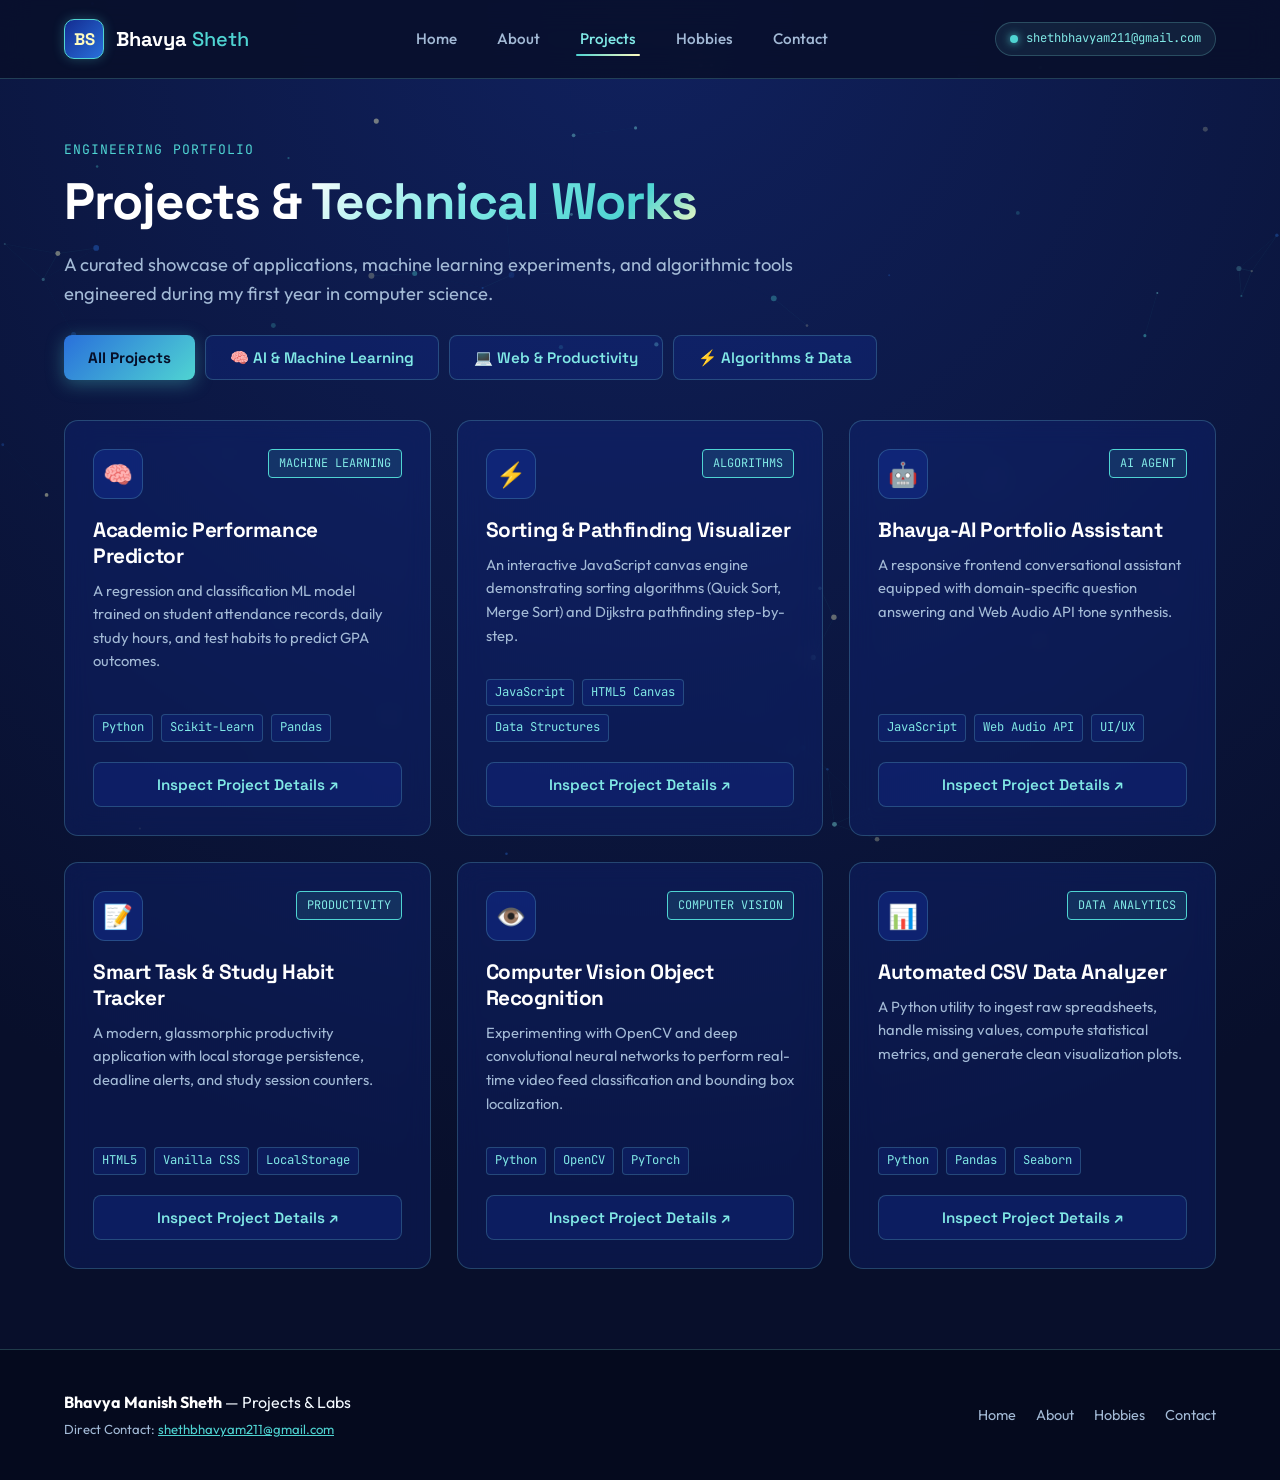
<file: projects.html>
<!DOCTYPE html>
<html lang="en">
<head>
  <meta charset="UTF-8">
  <meta name="viewport" content="width=device-width, initial-scale=1.0">
  <title>Projects & Laboratories | Bhavya Manish Sheth</title>
  <meta name="description" content="Technical projects and software developments by Bhavya Manish Sheth in Artificial Intelligence, Machine Learning, and Web Engineering.">

  <!-- Typography -->
  <link rel="preconnect" href="https://fonts.googleapis.com">
  <link rel="preconnect" href="https://fonts.gstatic.com" crossorigin>
  <link href="https://fonts.googleapis.com/css2?family=JetBrains+Mono:wght@400;600&family=Outfit:wght@300;400;500;600;700&family=Space+Grotesk:wght@500;700;800&display=swap" rel="stylesheet">

  <link rel="stylesheet" href="assets/css/style.css">
</head>
<body>

  <!-- Ambient Dynamic Particle Background -->
  <canvas id="ambient-canvas"></canvas>

  <!-- Site Header -->
  <header class="site-header">
    <div class="container nav-container">
      <a href="index.html" class="brand-logo">
        <div class="brand-initials">BS</div>
        <div>
          <span style="font-weight: 800;">Bhavya</span>
          <span style="color: var(--c-teal); font-weight: 500;"> Sheth</span>
        </div>
      </a>

      <ul class="nav-menu" id="navMenu">
        <li><a href="index.html" class="nav-link">Home</a></li>
        <li><a href="about.html" class="nav-link">About</a></li>
        <li><a href="projects.html" class="nav-link active">Projects</a></li>
        <li><a href="hobbies.html" class="nav-link">Hobbies</a></li>
        <li><a href="contact.html" class="nav-link">Contact</a></li>
      </ul>

      <div class="nav-right-action">
        <a href="mailto:shethbhavyam211@gmail.com" class="status-badge" style="text-decoration: none;">
          <span class="status-dot"></span>
          <span>shethbhavyam211@gmail.com</span>
        </a>
        <button class="mobile-toggle" id="mobileToggle" aria-label="Toggle Navigation">☰</button>
      </div>
    </div>
  </header>

  <!-- Page Header -->
  <section style="padding: 60px 0 30px 0;">
    <div class="container">
      <span class="section-tag">ENGINEERING PORTFOLIO</span>
      <h1 style="font-size: clamp(2.4rem, 4vw, 3.4rem); margin-bottom: 16px;">
        Projects & <span class="text-gradient">Technical Works</span>
      </h1>
      <p style="color: var(--text-muted); font-size: 1.15rem; max-width: 780px;">
        A curated showcase of applications, machine learning experiments, and algorithmic tools engineered during my first year in computer science.
      </p>

      <!-- Category Filter Tabs -->
      <div style="display: flex; gap: 10px; margin-top: 26px; flex-wrap: wrap;">
        <button class="filter-btn btn btn-primary" data-filter="all">All Projects</button>
        <button class="filter-btn btn btn-secondary" data-filter="ai">🧠 AI & Machine Learning</button>
        <button class="filter-btn btn btn-secondary" data-filter="web">💻 Web & Productivity</button>
        <button class="filter-btn btn btn-secondary" data-filter="algo">⚡ Algorithms & Data</button>
      </div>
    </div>
  </section>

  <!-- Projects Grid -->
  <section style="padding-top: 10px;">
    <div class="container">
      
      <div class="cards-grid">
        
        <!-- Project 1: Academic Performance Predictor -->
        <div class="glass-card project-card" data-category="ai">
          <div style="display: flex; justify-content: space-between; align-items: flex-start;">
            <div class="card-icon">🧠</div>
            <span class="card-badge">MACHINE LEARNING</span>
          </div>
          <h3 style="font-size: 1.3rem; margin-bottom: 10px;">Academic Performance Predictor</h3>
          <p style="color: var(--text-muted); font-size: 0.92rem; margin-bottom: 16px;">
            A regression and classification ML model trained on student attendance records, daily study hours, and test habits to predict GPA outcomes.
          </p>
          <div class="tag-list" style="margin-bottom: 20px;">
            <span class="tech-tag">Python</span>
            <span class="tech-tag">Scikit-Learn</span>
            <span class="tech-tag">Pandas</span>
          </div>
          <button class="btn btn-secondary btn-open-modal" data-project="grade-predictor" style="width: 100%;">
            <span>Inspect Project Details ↗</span>
          </button>
        </div>

        <!-- Project 2: Algorithm Visualizer -->
        <div class="glass-card project-card" data-category="algo">
          <div style="display: flex; justify-content: space-between; align-items: flex-start;">
            <div class="card-icon">⚡</div>
            <span class="card-badge">ALGORITHMS</span>
          </div>
          <h3 style="font-size: 1.3rem; margin-bottom: 10px;">Sorting & Pathfinding Visualizer</h3>
          <p style="color: var(--text-muted); font-size: 0.92rem; margin-bottom: 16px;">
            An interactive JavaScript canvas engine demonstrating sorting algorithms (Quick Sort, Merge Sort) and Dijkstra pathfinding step-by-step.
          </p>
          <div class="tag-list" style="margin-bottom: 20px;">
            <span class="tech-tag">JavaScript</span>
            <span class="tech-tag">HTML5 Canvas</span>
            <span class="tech-tag">Data Structures</span>
          </div>
          <button class="btn btn-secondary btn-open-modal" data-project="algo-visualizer" style="width: 100%;">
            <span>Inspect Project Details ↗</span>
          </button>
        </div>

        <!-- Project 3: Bhavya-AI Assistant -->
        <div class="glass-card project-card" data-category="ai">
          <div style="display: flex; justify-content: space-between; align-items: flex-start;">
            <div class="card-icon">🤖</div>
            <span class="card-badge">AI AGENT</span>
          </div>
          <h3 style="font-size: 1.3rem; margin-bottom: 10px;">Bhavya-AI Portfolio Assistant</h3>
          <p style="color: var(--text-muted); font-size: 0.92rem; margin-bottom: 16px;">
            A responsive frontend conversational assistant equipped with domain-specific question answering and Web Audio API tone synthesis.
          </p>
          <div class="tag-list" style="margin-bottom: 20px;">
            <span class="tech-tag">JavaScript</span>
            <span class="tech-tag">Web Audio API</span>
            <span class="tech-tag">UI/UX</span>
          </div>
          <button class="btn btn-secondary btn-open-modal" data-project="bhavya-ai" style="width: 100%;">
            <span>Inspect Project Details ↗</span>
          </button>
        </div>

        <!-- Project 4: Smart Task Tracker -->
        <div class="glass-card project-card" data-category="web">
          <div style="display: flex; justify-content: space-between; align-items: flex-start;">
            <div class="card-icon">📝</div>
            <span class="card-badge">PRODUCTIVITY</span>
          </div>
          <h3 style="font-size: 1.3rem; margin-bottom: 10px;">Smart Task & Study Habit Tracker</h3>
          <p style="color: var(--text-muted); font-size: 0.92rem; margin-bottom: 16px;">
            A modern, glassmorphic productivity application with local storage persistence, deadline alerts, and study session counters.
          </p>
          <div class="tag-list" style="margin-bottom: 20px;">
            <span class="tech-tag">HTML5</span>
            <span class="tech-tag">Vanilla CSS</span>
            <span class="tech-tag">LocalStorage</span>
          </div>
          <button class="btn btn-secondary btn-open-modal" data-project="task-tracker" style="width: 100%;">
            <span>Inspect Project Details ↗</span>
          </button>
        </div>

        <!-- Project 5: Computer Vision Detector -->
        <div class="glass-card project-card" data-category="ai">
          <div style="display: flex; justify-content: space-between; align-items: flex-start;">
            <div class="card-icon">👁️</div>
            <span class="card-badge">COMPUTER VISION</span>
          </div>
          <h3 style="font-size: 1.3rem; margin-bottom: 10px;">Computer Vision Object Recognition</h3>
          <p style="color: var(--text-muted); font-size: 0.92rem; margin-bottom: 16px;">
            Experimenting with OpenCV and deep convolutional neural networks to perform real-time video feed classification and bounding box localization.
          </p>
          <div class="tag-list" style="margin-bottom: 20px;">
            <span class="tech-tag">Python</span>
            <span class="tech-tag">OpenCV</span>
            <span class="tech-tag">PyTorch</span>
          </div>
          <button class="btn btn-secondary btn-open-modal" data-project="vision-detector" style="width: 100%;">
            <span>Inspect Project Details ↗</span>
          </button>
        </div>

        <!-- Project 6: CSV Data Analyzer -->
        <div class="glass-card project-card" data-category="algo">
          <div style="display: flex; justify-content: space-between; align-items: flex-start;">
            <div class="card-icon">📊</div>
            <span class="card-badge">DATA ANALYTICS</span>
          </div>
          <h3 style="font-size: 1.3rem; margin-bottom: 10px;">Automated CSV Data Analyzer</h3>
          <p style="color: var(--text-muted); font-size: 0.92rem; margin-bottom: 16px;">
            A Python utility to ingest raw spreadsheets, handle missing values, compute statistical metrics, and generate clean visualization plots.
          </p>
          <div class="tag-list" style="margin-bottom: 20px;">
            <span class="tech-tag">Python</span>
            <span class="tech-tag">Pandas</span>
            <span class="tech-tag">Seaborn</span>
          </div>
          <button class="btn btn-secondary btn-open-modal" data-project="data-analyzer" style="width: 100%;">
            <span>Inspect Project Details ↗</span>
          </button>
        </div>

      </div>

    </div>
  </section>

  <!-- Project Detail Modal -->
  <div class="modal-overlay" id="projectModal">
    <div class="modal-content">
      <button class="modal-close" id="modalClose" aria-label="Close modal">✕</button>
      <span class="card-badge" id="modalBadge">PROJECT</span>
      <h3 style="font-size: 1.5rem; margin-bottom: 12px;" id="modalTitle">Project Title</h3>
      <p style="color: var(--text-muted); font-size: 0.95rem; margin-bottom: 20px;" id="modalDescription">Description</p>
      
      <div style="margin-bottom: 20px;">
        <h4 style="font-size: 0.95rem; color: var(--c-cream); margin-bottom: 8px;">Key Implementation Highlights:</h4>
        <ul id="modalHighlights" style="padding-left: 20px; font-size: 0.9rem;"></ul>
      </div>

      <div>
        <h4 style="font-size: 0.95rem; color: var(--c-mint); margin-bottom: 8px;">Technologies Applied:</h4>
        <div class="tag-list" id="modalTechStack"></div>
      </div>
    </div>
  </div>

  <!-- Site Footer -->
  <footer class="site-footer">
    <div class="container footer-content">
      <div class="footer-text">
        <strong style="color: #fff;">Bhavya Manish Sheth</strong> — Projects & Labs
        <div style="font-size: 0.82rem; color: var(--text-muted); margin-top: 4px;">
          Direct Contact: <a href="mailto:shethbhavyam211@gmail.com" style="color: var(--c-teal);">shethbhavyam211@gmail.com</a>
        </div>
      </div>
      <ul class="footer-links">
        <li><a href="index.html">Home</a></li>
        <li><a href="about.html">About</a></li>
        <li><a href="hobbies.html">Hobbies</a></li>
        <li><a href="contact.html">Contact</a></li>
      </ul>
    </div>
  </footer>

  <script src="assets/js/ambient.js"></script>
  <script src="assets/js/main.js"></script>
</body>
</html>
</file>
<file: assets/css/style.css>
/* ==========================================================================
   BHAVYA MANISH SHETH - PROFESSIONAL PORTFOLIO DESIGN SYSTEM
   Custom Palette:
   --c-navy:      #132c91 (Primary Deep Royal Navy)
   --c-blue:      #2970db (Cobalt / Vibrant Blue)
   --c-teal:      #4fd4d2 (Vivid Cyan Teal)
   --c-mint:      #81e9e6 (Soft Mint Aqua / #E0F2F4 light tone)
   --c-cream:     #fefcc0 (Warm Cream Accent / Highlight)
   ========================================================================== */

:root {
  /* Exact User Swatch Palette */
  --c-navy: #132c91;
  --c-blue: #2970db;
  --c-teal: #4fd4d2;
  --c-mint: #81e9e6;
  --c-cream: #fefcc0;
  --c-ice: #E0F2F4;

  /* Deep Background Depths */
  --bg-body: #080f2b;
  --bg-surface: #0e1945;
  --bg-card: rgba(19, 44, 145, 0.28);
  --bg-card-hover: rgba(41, 112, 219, 0.22);
  --bg-glass: rgba(14, 25, 69, 0.72);
  --border-subtle: rgba(129, 233, 230, 0.22);
  --border-accent: rgba(79, 212, 210, 0.45);

  /* Typography */
  --text-main: #f4faff;
  --text-muted: #a3bad6;
  --text-dim: #6c84a8;
  --font-display: 'Space Grotesk', -apple-system, sans-serif;
  --font-body: 'Outfit', -apple-system, sans-serif;
  --font-mono: 'JetBrains Mono', monospace;

  /* Shadows & Glows */
  --glow-teal: 0 0 20px rgba(79, 212, 210, 0.35);
  --glow-cream: 0 0 16px rgba(254, 252, 192, 0.4);
  --shadow-card: 0 12px 36px rgba(0, 0, 0, 0.35);
  --transition-smooth: all 0.26s cubic-bezier(0.16, 1, 0.3, 1);
  --radius-sm: 8px;
  --radius-md: 14px;
  --radius-lg: 20px;
}

/* Reset & Basics */
* {
  box-sizing: border-box;
  margin: 0;
  padding: 0;
}

html {
  scroll-behavior: smooth;
  font-family: var(--font-body);
  background-color: var(--bg-body);
  color: var(--text-main);
  line-height: 1.6;
  overflow-x: hidden;
}

body {
  position: relative;
  min-height: 100vh;
  display: flex;
  flex-direction: column;
  background: radial-gradient(circle at 50% 0%, #10215e 0%, #080f2b 75%);
}

/* Ambient Canvas Background */
#ambient-canvas {
  position: fixed;
  top: 0;
  left: 0;
  width: 100vw;
  height: 100vh;
  pointer-events: none;
  z-index: 0;
  opacity: 0.55;
}

/* Typography */
h1, h2, h3, h4, h5, h6 {
  font-family: var(--font-display);
  font-weight: 700;
  color: #ffffff;
  letter-spacing: -0.02em;
  line-height: 1.25;
}

.mono {
  font-family: var(--font-mono);
}

.text-gradient {
  background: linear-gradient(135deg, #ffffff 0%, var(--c-mint) 40%, var(--c-teal) 80%, var(--c-cream) 100%);
  -webkit-background-clip: text;
  -webkit-text-fill-color: transparent;
}

.text-teal { color: var(--c-teal); }
.text-cream { color: var(--c-cream); }
.text-blue { color: var(--c-blue); }
.text-muted { color: var(--text-muted); }

/* Containers */
.container {
  width: 100%;
  max-width: 1200px;
  margin: 0 auto;
  padding: 0 24px;
  position: relative;
  z-index: 1;
}

section {
  padding: 80px 0;
  position: relative;
  z-index: 1;
}

/* Header & Navigation */
.site-header {
  position: sticky;
  top: 0;
  z-index: 100;
  background: rgba(8, 15, 43, 0.88);
  backdrop-filter: blur(16px);
  -webkit-backdrop-filter: blur(16px);
  border-bottom: 1px solid var(--border-subtle);
  transition: var(--transition-smooth);
}

.nav-container {
  display: flex;
  align-items: center;
  justify-content: space-between;
  height: 78px;
}

.brand-logo {
  display: flex;
  align-items: center;
  gap: 12px;
  font-family: var(--font-display);
  font-size: 1.25rem;
  font-weight: 700;
  color: #fff;
  text-decoration: none;
}

.brand-initials {
  width: 40px;
  height: 40px;
  border-radius: 10px;
  background: linear-gradient(135deg, var(--c-navy), var(--c-blue));
  border: 1px solid var(--c-teal);
  color: var(--c-cream);
  display: flex;
  align-items: center;
  justify-content: center;
  font-size: 1.05rem;
  font-weight: 800;
  box-shadow: 0 0 12px rgba(79, 212, 210, 0.3);
}

.nav-menu {
  display: flex;
  align-items: center;
  list-style: none;
  gap: 32px;
}

.nav-link {
  font-size: 0.95rem;
  font-weight: 500;
  color: var(--text-muted);
  text-decoration: none;
  position: relative;
  padding: 8px 4px;
  transition: var(--transition-smooth);
}

.nav-link:hover, .nav-link.active {
  color: var(--c-mint);
}

.nav-link.active::after {
  content: '';
  position: absolute;
  bottom: 0;
  left: 0;
  width: 100%;
  height: 2px;
  background: linear-gradient(90deg, var(--c-teal), var(--c-cream));
  border-radius: 2px;
}

.nav-right-action {
  display: flex;
  align-items: center;
  gap: 16px;
}

.status-badge {
  display: inline-flex;
  align-items: center;
  gap: 8px;
  padding: 6px 14px;
  border-radius: 30px;
  background: rgba(129, 233, 230, 0.08);
  border: 1px solid var(--border-subtle);
  font-family: var(--font-mono);
  font-size: 0.76rem;
  color: var(--c-mint);
}

.status-dot {
  width: 8px;
  height: 8px;
  border-radius: 50%;
  background-color: var(--c-teal);
  box-shadow: 0 0 8px var(--c-teal);
  animation: pulse-dot 2s infinite ease-in-out;
}

@keyframes pulse-dot {
  0%, 100% { opacity: 1; transform: scale(1); }
  50% { opacity: 0.4; transform: scale(0.85); }
}

.mobile-toggle {
  display: none;
  background: none;
  border: 1px solid var(--border-subtle);
  border-radius: 8px;
  padding: 8px 12px;
  color: var(--c-mint);
  font-size: 1.2rem;
  cursor: pointer;
}

/* Buttons */
.btn {
  display: inline-flex;
  align-items: center;
  justify-content: center;
  gap: 8px;
  padding: 12px 24px;
  border-radius: var(--radius-sm);
  font-family: var(--font-display);
  font-weight: 600;
  font-size: 0.95rem;
  cursor: pointer;
  transition: var(--transition-smooth);
  text-decoration: none;
  border: none;
}

.btn-primary {
  background: linear-gradient(135deg, var(--c-blue) 0%, var(--c-teal) 100%);
  color: #060e28;
  font-weight: 700;
  box-shadow: 0 4px 18px rgba(79, 212, 210, 0.35);
}

.btn-primary:hover {
  transform: translateY(-2px);
  box-shadow: 0 6px 24px rgba(79, 212, 210, 0.55);
  color: #060e28;
}

.btn-secondary {
  background: rgba(19, 44, 145, 0.35);
  color: var(--c-mint);
  border: 1px solid var(--border-subtle);
}

.btn-secondary:hover {
  background: rgba(41, 112, 219, 0.25);
  border-color: var(--c-teal);
  box-shadow: var(--glow-teal);
}

.btn-cream {
  background: var(--c-cream);
  color: #10215e;
  font-weight: 700;
}

.btn-cream:hover {
  box-shadow: var(--glow-cream);
  transform: translateY(-2px);
}

/* Hero Section */
.hero-section {
  padding: 50px 0 80px 0;
}

.hero-grid {
  display: grid;
  grid-template-columns: 1.15fr 0.85fr;
  gap: 40px;
  align-items: stretch;
}

.hero-left {
  display: flex;
  flex-direction: column;
  justify-content: center;
}

.hero-badge {
  display: inline-flex;
  align-items: center;
  gap: 8px;
  padding: 6px 14px;
  border-radius: 20px;
  background: rgba(19, 44, 145, 0.4);
  border: 1px solid var(--border-accent);
  color: var(--c-cream);
  font-family: var(--font-mono);
  font-size: 0.82rem;
  width: fit-content;
  margin-bottom: 20px;
}

.hero-title {
  font-size: clamp(2.4rem, 4vw, 3.6rem);
  font-weight: 800;
  margin-bottom: 18px;
}

.hero-subtitle {
  font-size: 1.15rem;
  color: var(--text-muted);
  max-width: 580px;
  margin-bottom: 28px;
}

.hero-ctas {
  display: flex;
  flex-wrap: wrap;
  gap: 14px;
  margin-bottom: 34px;
}

.hero-quick-profile {
  display: flex;
  align-items: center;
  gap: 16px;
  padding: 16px 20px;
  background: var(--bg-card);
  border: 1px solid var(--border-subtle);
  border-radius: var(--radius-md);
  backdrop-filter: blur(12px);
}

.hero-avatar-img {
  width: 56px;
  height: 56px;
  border-radius: 50%;
  border: 2px solid var(--c-teal);
  object-fit: cover;
  box-shadow: 0 0 14px rgba(79, 212, 210, 0.4);
}

/* Hero Right: Interactive Chatbot */
.hero-chatbot-card {
  background: var(--bg-surface);
  border: 1px solid var(--border-accent);
  border-radius: var(--radius-lg);
  display: flex;
  flex-direction: column;
  overflow: hidden;
  box-shadow: var(--shadow-card), var(--glow-teal);
  backdrop-filter: blur(16px);
}

.chatbot-header {
  background: rgba(10, 20, 56, 0.95);
  border-bottom: 1px solid var(--border-subtle);
  padding: 14px 18px;
  display: flex;
  align-items: center;
  justify-content: space-between;
}

.chatbot-title-group {
  display: flex;
  align-items: center;
  gap: 12px;
}

.bot-avatar {
  width: 36px;
  height: 36px;
  border-radius: 8px;
  background: linear-gradient(135deg, var(--c-blue), var(--c-teal));
  display: flex;
  align-items: center;
  justify-content: center;
  color: #080f2b;
  font-weight: bold;
  font-size: 1rem;
}

.bot-info h3 {
  font-size: 0.95rem;
  color: #fff;
  margin: 0;
}

.bot-status {
  font-size: 0.72rem;
  color: var(--c-teal);
  font-family: var(--font-mono);
  display: flex;
  align-items: center;
  gap: 6px;
}

.chatbot-actions {
  display: flex;
  gap: 8px;
}

.btn-mini {
  background: rgba(19, 44, 145, 0.3);
  border: 1px solid var(--border-subtle);
  color: var(--text-muted);
  font-size: 0.78rem;
  padding: 4px 8px;
  border-radius: 6px;
  cursor: pointer;
  transition: var(--transition-smooth);
}

.btn-mini:hover {
  color: var(--c-cream);
  border-color: var(--c-teal);
}

.chatbot-messages {
  flex: 1;
  padding: 18px;
  min-height: 280px;
  max-height: 310px;
  overflow-y: auto;
  display: flex;
  flex-direction: column;
  gap: 12px;
  font-size: 0.9rem;
}

.chat-bubble {
  max-width: 86%;
  padding: 12px 16px;
  border-radius: var(--radius-md);
  line-height: 1.5;
  animation: fadeIn 0.22s ease-out;
}

.chat-bubble.bot {
  align-self: flex-start;
  background: rgba(19, 44, 145, 0.35);
  border: 1px solid var(--border-subtle);
  color: var(--text-main);
  border-bottom-left-radius: 2px;
}

.chat-bubble.user {
  align-self: flex-end;
  background: linear-gradient(135deg, var(--c-blue), var(--c-teal));
  color: #060e28;
  font-weight: 500;
  border-bottom-right-radius: 2px;
}

.chat-quick-chips {
  padding: 10px 16px;
  display: flex;
  flex-wrap: wrap;
  gap: 8px;
  border-top: 1px solid var(--border-subtle);
  background: rgba(10, 20, 56, 0.4);
}

.chip {
  background: rgba(19, 44, 145, 0.35);
  border: 1px solid var(--border-subtle);
  color: var(--c-mint);
  font-size: 0.76rem;
  padding: 5px 10px;
  border-radius: 20px;
  cursor: pointer;
  transition: var(--transition-smooth);
}

.chip:hover {
  background: rgba(79, 212, 210, 0.18);
  border-color: var(--c-teal);
  color: var(--c-cream);
  transform: translateY(-1px);
}

.chatbot-input-row {
  display: flex;
  padding: 12px 16px;
  background: rgba(10, 20, 56, 0.92);
  border-top: 1px solid var(--border-subtle);
  gap: 10px;
}

.chat-input {
  flex: 1;
  background: rgba(19, 44, 145, 0.2);
  border: 1px solid var(--border-subtle);
  border-radius: var(--radius-sm);
  padding: 10px 14px;
  color: #fff;
  font-family: var(--font-body);
  font-size: 0.9rem;
  outline: none;
}

.chat-input:focus {
  border-color: var(--c-teal);
  box-shadow: 0 0 10px rgba(79, 212, 210, 0.3);
}

.chat-send-btn {
  background: linear-gradient(135deg, var(--c-blue), var(--c-teal));
  border: none;
  color: #060e28;
  font-weight: 700;
  padding: 0 18px;
  border-radius: var(--radius-sm);
  cursor: pointer;
  transition: var(--transition-smooth);
}

.chat-send-btn:hover {
  box-shadow: var(--glow-teal);
}

/* Cards & Grids */
.section-header {
  text-align: center;
  max-width: 680px;
  margin: 0 auto 50px auto;
}

.section-tag {
  font-family: var(--font-mono);
  font-size: 0.82rem;
  color: var(--c-teal);
  letter-spacing: 0.08em;
  text-transform: uppercase;
  margin-bottom: 10px;
  display: block;
}

.section-title {
  font-size: clamp(2rem, 3.2vw, 2.6rem);
  margin-bottom: 14px;
}

.section-desc {
  color: var(--text-muted);
  font-size: 1.05rem;
}

.cards-grid {
  display: grid;
  grid-template-columns: repeat(auto-fit, minmax(320px, 1fr));
  gap: 26px;
}

.glass-card {
  background: var(--bg-card);
  border: 1px solid var(--border-subtle);
  border-radius: var(--radius-md);
  padding: 28px;
  backdrop-filter: blur(12px);
  transition: var(--transition-smooth);
  position: relative;
  overflow: hidden;
  display: flex;
  flex-direction: column;
}

.glass-card:hover {
  transform: translateY(-5px);
  border-color: var(--c-teal);
  background: var(--bg-card-hover);
  box-shadow: var(--shadow-card), 0 0 20px rgba(79, 212, 210, 0.2);
}

.card-icon {
  width: 50px;
  height: 50px;
  border-radius: 12px;
  background: rgba(19, 44, 145, 0.5);
  border: 1px solid var(--border-subtle);
  display: flex;
  align-items: center;
  justify-content: center;
  font-size: 1.5rem;
  margin-bottom: 18px;
}

.card-badge {
  display: inline-block;
  padding: 4px 10px;
  border-radius: 4px;
  background: rgba(79, 212, 210, 0.12);
  border: 1px solid var(--c-teal);
  color: var(--c-mint);
  font-family: var(--font-mono);
  font-size: 0.74rem;
  margin-bottom: 12px;
  width: fit-content;
}

.tag-list {
  display: flex;
  flex-wrap: wrap;
  gap: 8px;
  margin-top: auto;
  padding-top: 16px;
}

.tech-tag {
  background: rgba(19, 44, 145, 0.3);
  border: 1px solid var(--border-subtle);
  color: var(--c-mint);
  font-size: 0.76rem;
  font-family: var(--font-mono);
  padding: 3px 8px;
  border-radius: 4px;
}

/* Timeline */
.timeline {
  position: relative;
  max-width: 800px;
  margin: 30px auto 0 auto;
}

.timeline::before {
  content: '';
  position: absolute;
  top: 0;
  bottom: 0;
  left: 18px;
  width: 2px;
  background: linear-gradient(180deg, var(--c-teal), var(--c-blue), rgba(129, 233, 230, 0.1));
}

.timeline-item {
  position: relative;
  padding-left: 52px;
  margin-bottom: 32px;
}

.timeline-dot {
  position: absolute;
  left: 10px;
  top: 4px;
  width: 18px;
  height: 18px;
  border-radius: 50%;
  background: var(--bg-body);
  border: 2px solid var(--c-teal);
  box-shadow: 0 0 10px var(--c-teal);
}

.timeline-content {
  background: var(--bg-card);
  border: 1px solid var(--border-subtle);
  border-radius: var(--radius-md);
  padding: 20px 24px;
}

.timeline-date {
  font-family: var(--font-mono);
  font-size: 0.78rem;
  color: var(--c-cream);
  margin-bottom: 6px;
}

/* Hobbies & Creative Coding Canvas */
.canvas-wrapper {
  position: relative;
  background: #060c24;
  border: 1px solid var(--border-accent);
  border-radius: var(--radius-md);
  overflow: hidden;
  height: 400px;
  box-shadow: var(--shadow-card);
}

#hobbiesCanvas {
  width: 100%;
  height: 100%;
  display: block;
}

/* Contact Transmission Form */
.contact-container {
  max-width: 680px;
  margin: 0 auto;
  background: var(--bg-surface);
  border: 1px solid var(--border-accent);
  border-radius: var(--radius-lg);
  padding: 36px;
  backdrop-filter: blur(16px);
  box-shadow: var(--shadow-card);
}

.form-group {
  margin-bottom: 20px;
}

.form-label {
  display: block;
  font-family: var(--font-mono);
  font-size: 0.82rem;
  color: var(--c-mint);
  margin-bottom: 8px;
}

.form-input, .form-textarea {
  width: 100%;
  background: rgba(19, 44, 145, 0.2);
  border: 1px solid var(--border-subtle);
  border-radius: var(--radius-sm);
  padding: 12px 16px;
  color: #fff;
  font-family: var(--font-body);
  font-size: 0.95rem;
  outline: none;
  transition: var(--transition-smooth);
}

.form-input:focus, .form-textarea:focus {
  border-color: var(--c-teal);
  box-shadow: 0 0 12px rgba(79, 212, 210, 0.3);
}

.form-textarea {
  min-height: 130px;
  resize: vertical;
}

/* Modal for Project details */
.modal-overlay {
  display: none;
  position: fixed;
  inset: 0;
  background: rgba(6, 12, 36, 0.85);
  backdrop-filter: blur(8px);
  z-index: 200;
  align-items: center;
  justify-content: center;
  padding: 20px;
}

.modal-overlay.active {
  display: flex;
}

.modal-content {
  background: var(--bg-surface);
  border: 1px solid var(--border-accent);
  border-radius: var(--radius-lg);
  max-width: 640px;
  width: 100%;
  padding: 32px;
  box-shadow: var(--shadow-card);
  position: relative;
  max-height: 90vh;
  overflow-y: auto;
}

.modal-close {
  position: absolute;
  top: 18px;
  right: 18px;
  background: none;
  border: none;
  color: var(--text-muted);
  font-size: 1.4rem;
  cursor: pointer;
}

.modal-close:hover {
  color: var(--c-cream);
}

/* Footer */
.site-footer {
  border-top: 1px solid var(--border-subtle);
  background: #050a1e;
  padding: 40px 0;
  margin-top: auto;
  position: relative;
  z-index: 1;
}

.footer-content {
  display: flex;
  justify-content: space-between;
  align-items: center;
  flex-wrap: wrap;
  gap: 20px;
}

.footer-links {
  display: flex;
  gap: 20px;
  list-style: none;
}

.footer-links a {
  color: var(--text-muted);
  text-decoration: none;
  font-size: 0.9rem;
  transition: var(--transition-smooth);
}

.footer-links a:hover {
  color: var(--c-mint);
}

@keyframes fadeIn {
  from { opacity: 0; transform: translateY(6px); }
  to { opacity: 1; transform: translateY(0); }
}

/* Responsive */
@media (max-width: 992px) {
  .hero-grid {
    grid-template-columns: 1fr;
  }
}

@media (max-width: 768px) {
  .nav-menu {
    display: none;
    position: absolute;
    top: 78px;
    left: 0;
    width: 100%;
    background: rgba(8, 15, 43, 0.98);
    flex-direction: column;
    padding: 24px;
    border-bottom: 1px solid var(--border-subtle);
  }
  .nav-menu.open {
    display: flex;
  }
  .mobile-toggle {
    display: block;
  }
  .cards-grid {
    grid-template-columns: 1fr;
  }
  .footer-content {
    flex-direction: column;
    text-align: center;
  }
}
</file>
